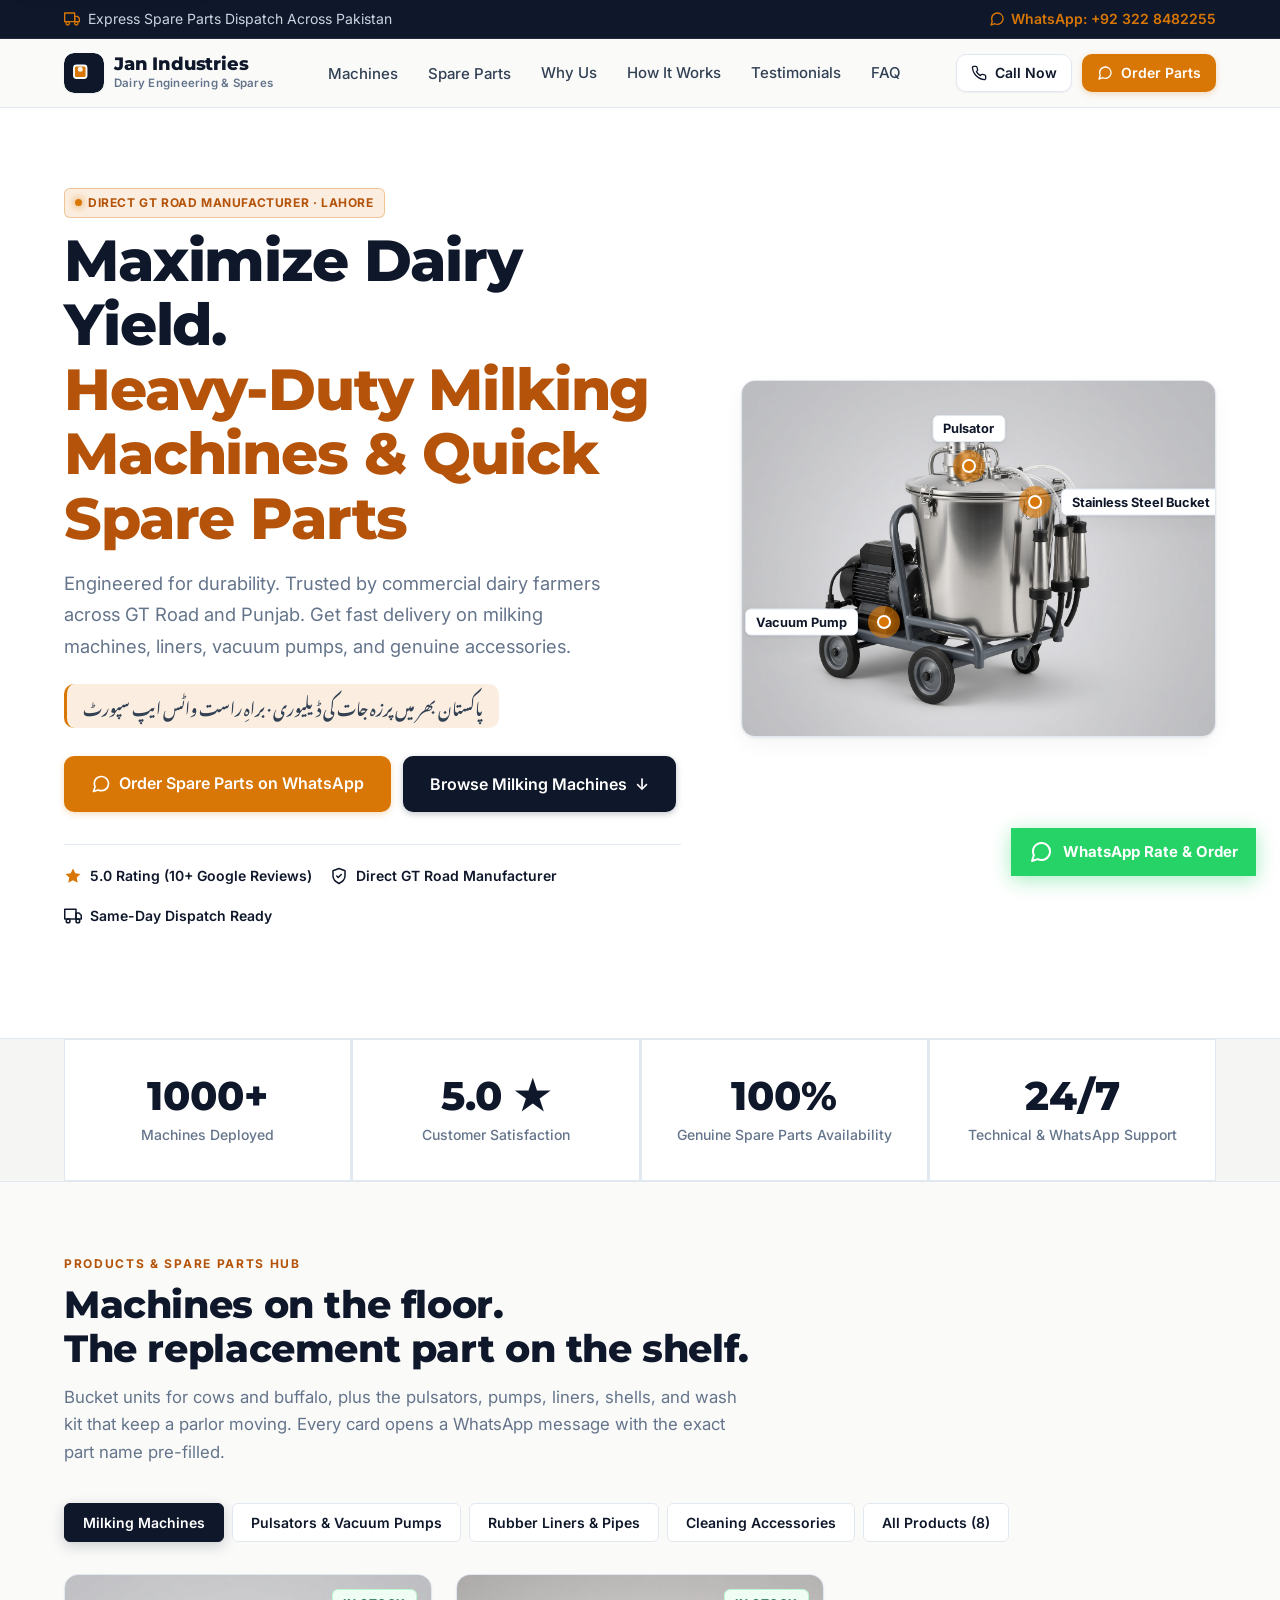
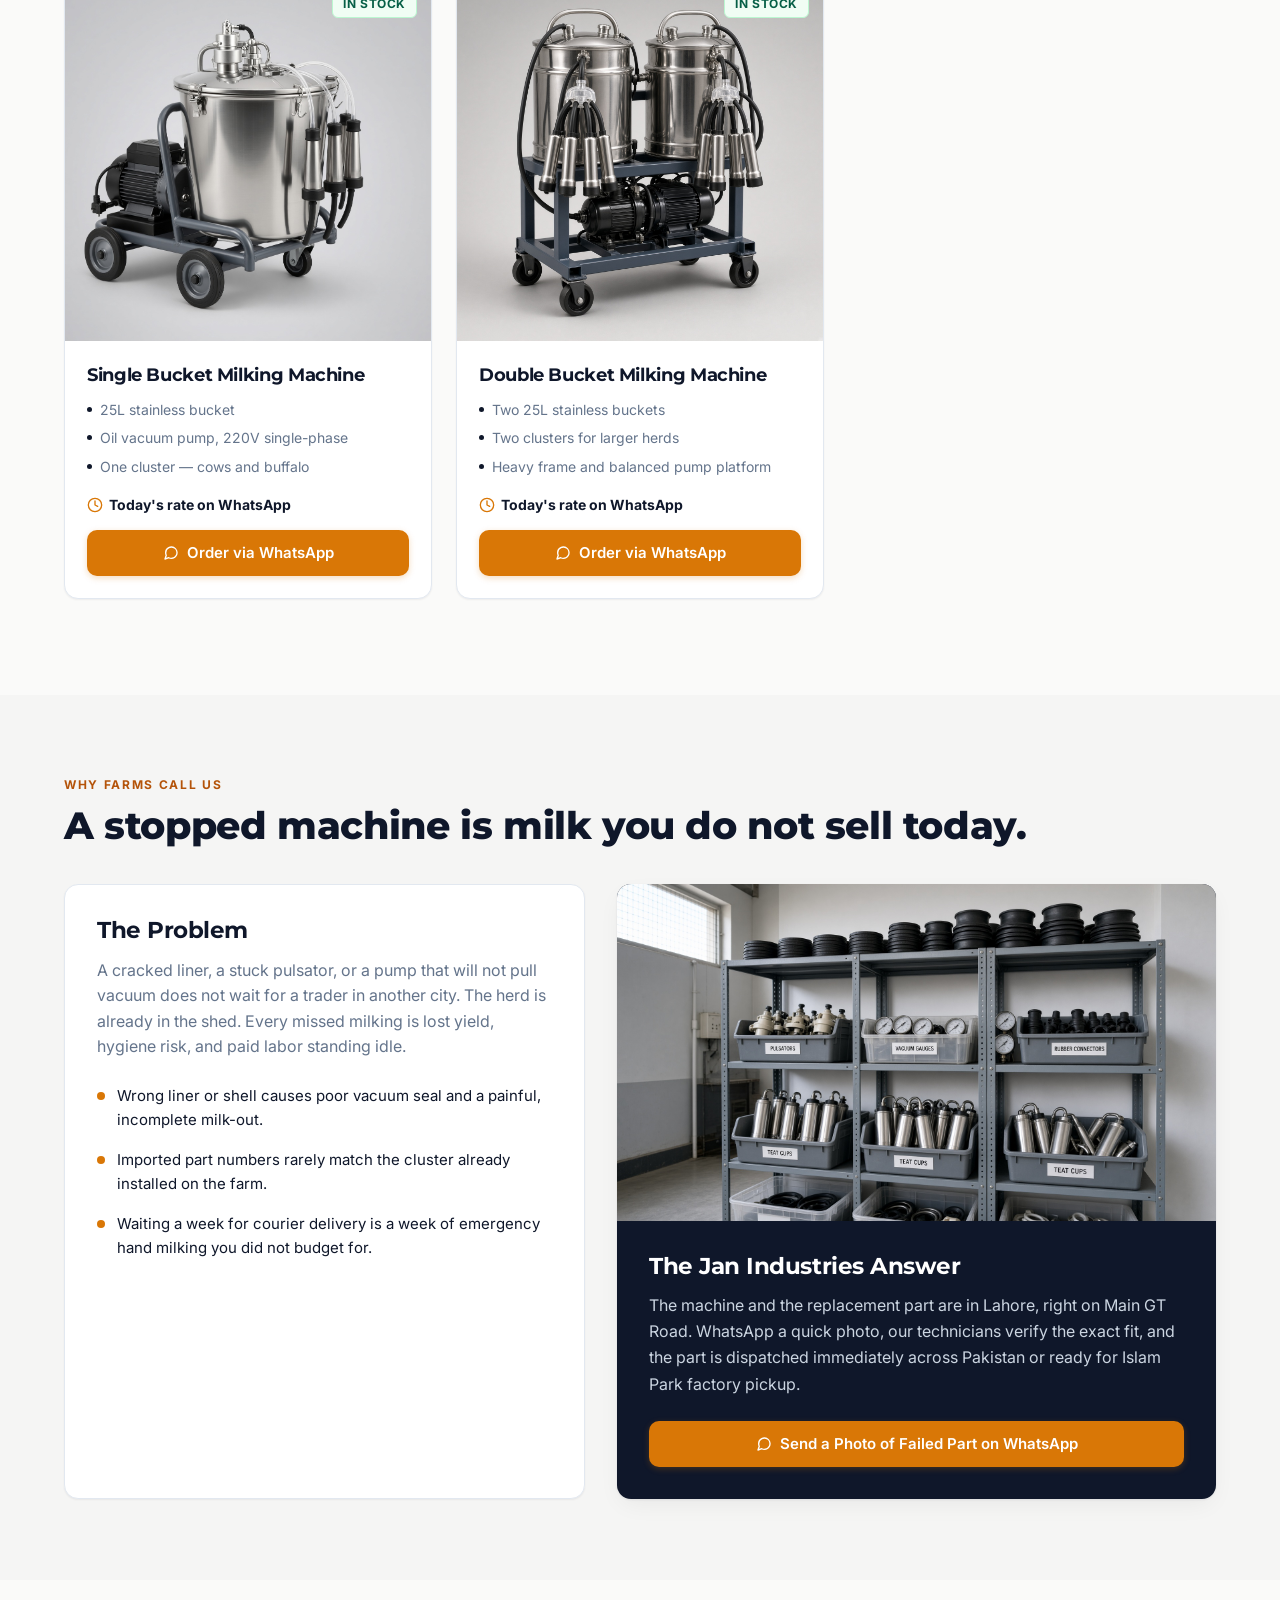
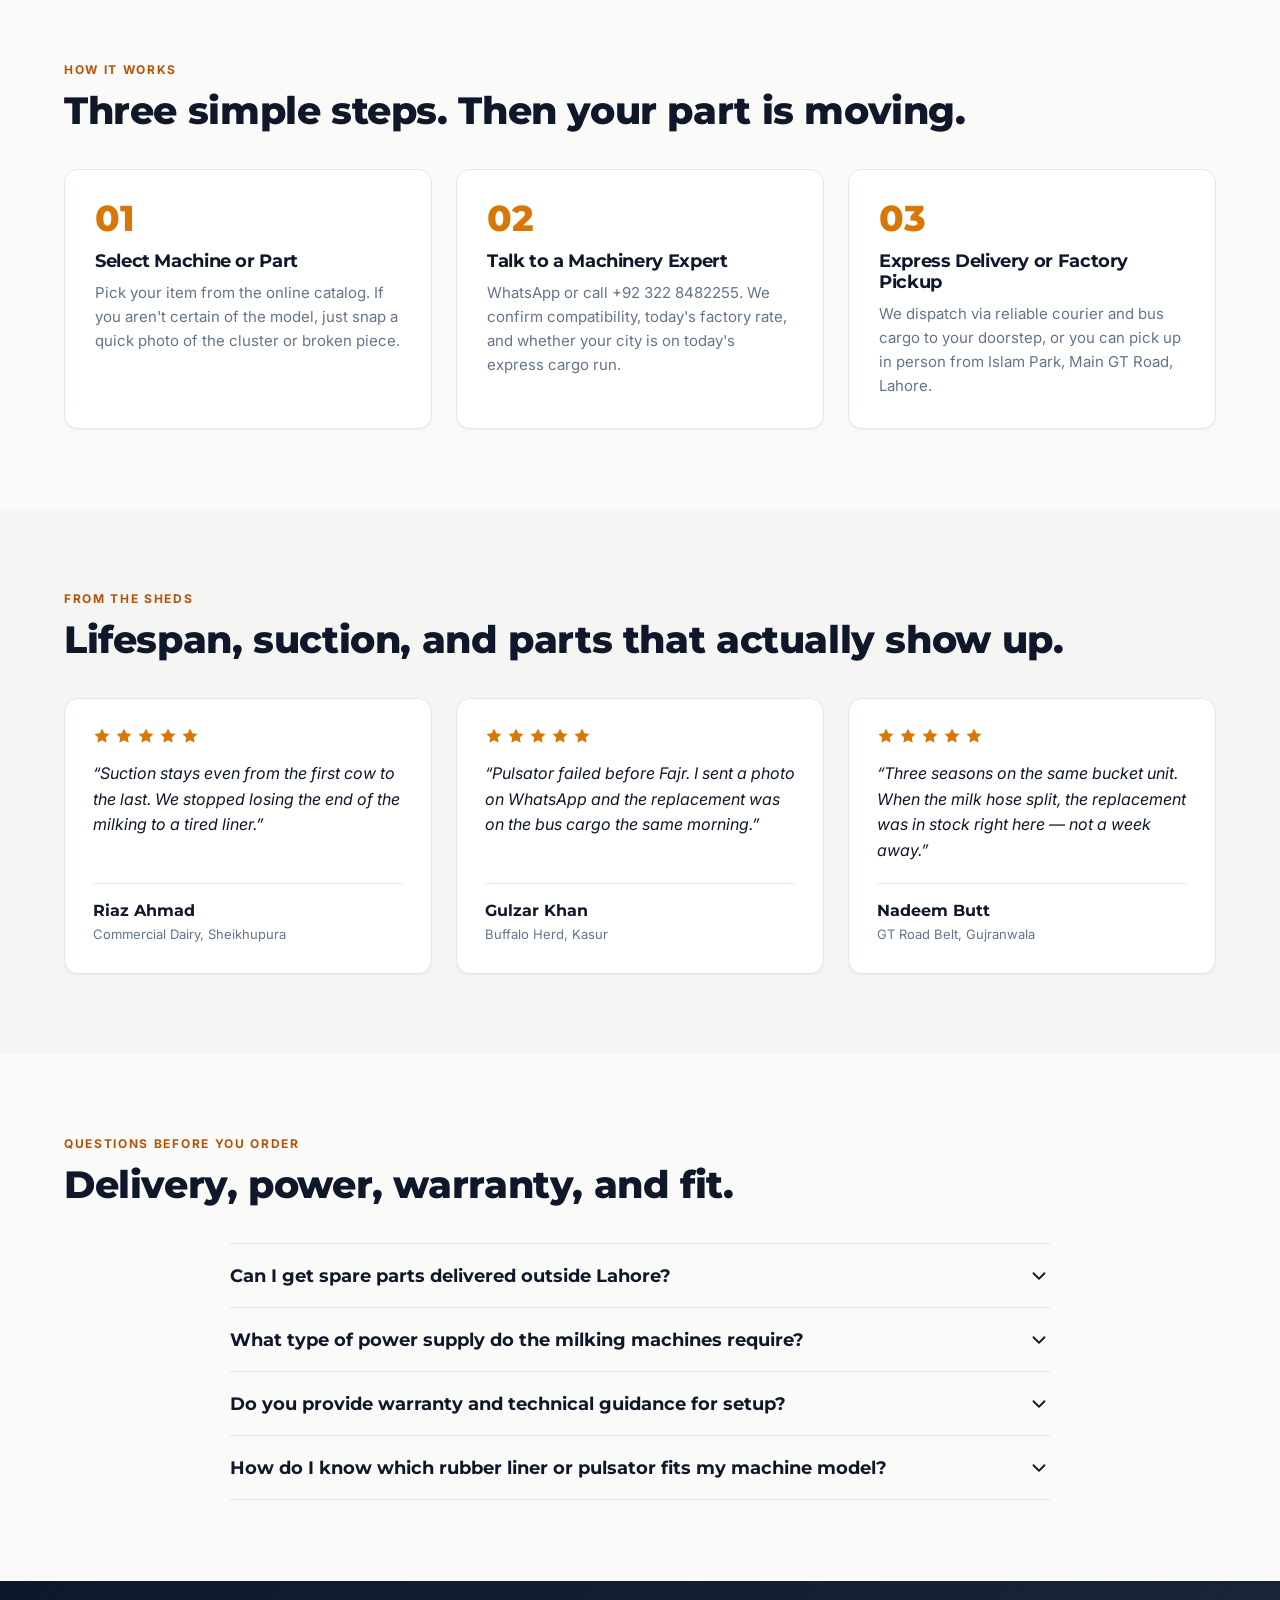
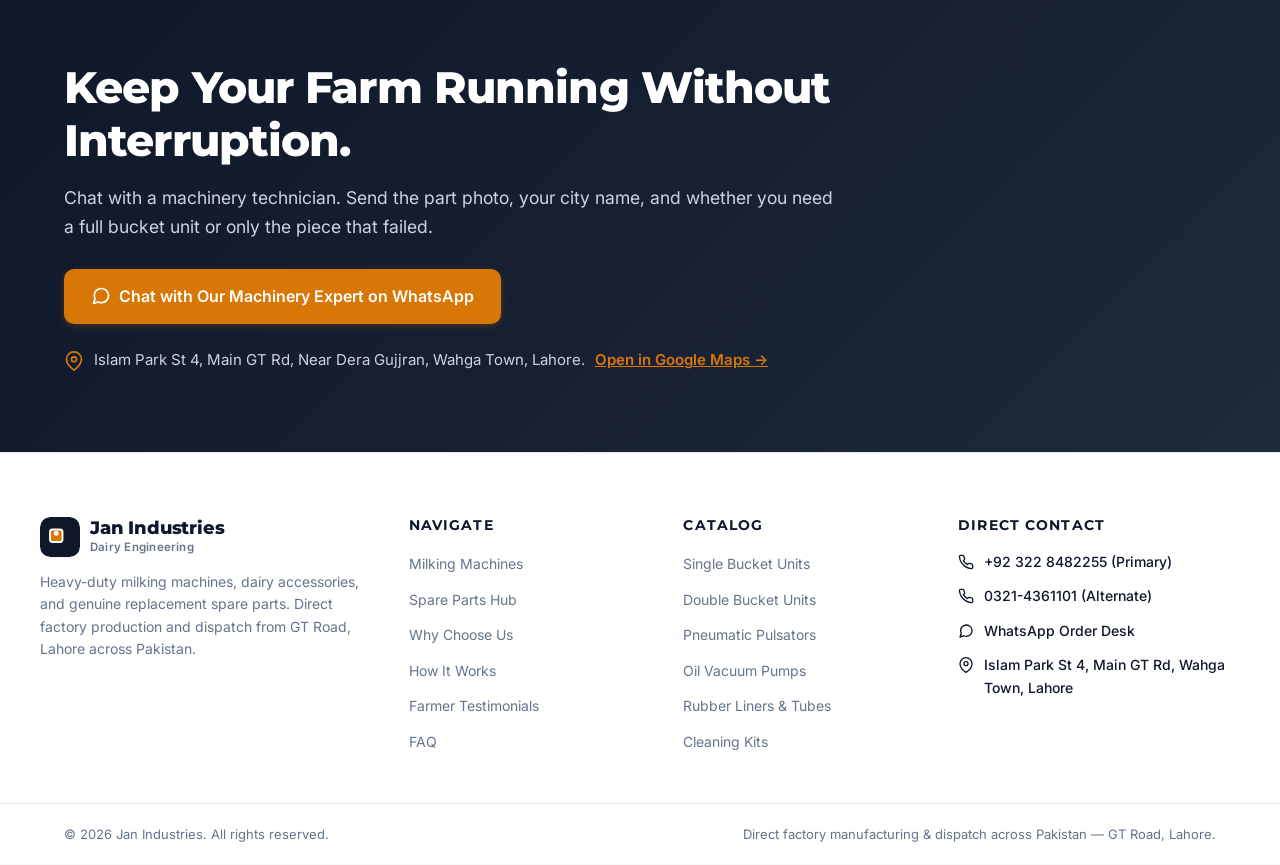
<file: index.html>
<!DOCTYPE html>
<html lang="en">
<head>
  <meta charset="UTF-8">
  <meta name="viewport" content="width=device-width, initial-scale=1.0">
  <title>Jan Industries | Milking Machines & Genuine Spare Parts | Lahore, Pakistan</title>
  <meta name="description" content="Jan Industries manufactures heavy-duty milking machines and stocks genuine spare parts on GT Road, Lahore. Order pulsators, vacuum pumps, liners, and bucket units with dispatch across Pakistan.">
  <meta name="author" content="Jan Industries">
  <meta name="theme-color" content="#0f172a">

  <!-- Open Graph / Social Media Meta -->
  <meta property="og:type" content="website">
  <meta property="og:title" content="Jan Industries | Milking Machines & Spare Parts">
  <meta property="og:description" content="Heavy-duty milking machines & quick spare parts dispatch across Pakistan. Direct GT Road Lahore manufacturer.">
  <meta property="og:image" content="images/single-bucket.jpg">

  <!-- Favicon -->
  <link rel="icon" type="image/svg+xml" href="favicon.svg">

  <!-- Google Fonts -->
  <link rel="preconnect" href="https://fonts.googleapis.com">
  <link rel="preconnect" href="https://fonts.gstatic.com" crossorigin>
  <link href="https://fonts.googleapis.com/css2?family=Inter:wght@400;500;600&family=Montserrat:wght@600;700;800&family=Noto+Nastaliq+Urdu:wght@500;700&display=swap" rel="stylesheet">

  <!-- Stylesheet -->
  <link rel="stylesheet" href="style.css">

  <!-- Schema.org LocalBusiness Structured Data -->
  <script type="application/ld+json">
  {
    "@context": "https://schema.org",
    "@type": "LocalBusiness",
    "name": "Jan Industries",
    "description": "Manufacturer and supplier of automatic milking machines, dairy accessories, and spare parts in Lahore, Pakistan.",
    "telephone": ["+923228482255", "+923214361101"],
    "image": "images/single-bucket.jpg",
    "address": {
      "@type": "PostalAddress",
      "streetAddress": "Islam Park St 4, Main GT Road, Near Dera Gujjran, Wahga Town",
      "addressLocality": "Lahore",
      "addressRegion": "Punjab",
      "addressCountry": "PK"
    },
    "areaServed": "PK",
    "priceRange": "$$",
    "openingHours": "Mo-Sa 08:00-19:00",
    "makesOffer": [
      {
        "@type": "Offer",
        "itemOffered": {
          "@type": "Product",
          "name": "Automatic Milking Machine (Single & Double Bucket)"
        }
      },
      {
        "@type": "Offer",
        "itemOffered": {
          "@type": "Product",
          "name": "Pneumatic Pulsators & Oil Vacuum Pumps"
        }
      },
      {
        "@type": "Offer",
        "itemOffered": {
          "@type": "Product",
          "name": "Food-Grade Rubber Liners & Milk Hoses"
        }
      }
    ]
  }
  </script>
</head>
<body>

  <!-- Accessibility Skip Link -->
  <a href="#main" class="skip-link">Skip to main content</a>

  <!-- Top Announcement Bar -->
  <div class="top-bar">
    <div class="container top-bar-inner">
      <div class="top-bar-notice">
        <svg xmlns="http://www.w3.org/2000/svg" width="16" height="16" viewBox="0 0 24 24" fill="none" stroke="currentColor" stroke-width="2" stroke-linecap="round" stroke-linejoin="round" aria-hidden="true">
          <rect x="1" y="3" width="15" height="13"></rect>
          <polygon points="16 8 20 8 23 11 23 16 16 16 16 8"></polygon>
          <circle cx="5.5" cy="18.5" r="2.5"></circle>
          <circle cx="18.5" cy="18.5" r="2.5"></circle>
        </svg>
        <span>Express Spare Parts Dispatch Across Pakistan</span>
      </div>
      <a href="https://wa.me/923228482255?text=Assalam%20o%20Alaikum%2C%20I%20want%20to%20order%20spare%20parts%20%2F%20a%20milking%20machine%20from%20Jan%20Industries.%20Please%20share%20today%27s%20rate%20and%20delivery%20to%20my%20city." target="_blank" rel="noopener noreferrer" class="top-bar-link">
        <svg xmlns="http://www.w3.org/2000/svg" width="16" height="16" viewBox="0 0 24 24" fill="none" stroke="currentColor" stroke-width="2" stroke-linecap="round" stroke-linejoin="round" aria-hidden="true">
          <path d="M21 11.5a8.38 8.38 0 0 1-.9 3.8 8.5 8.5 0 0 1-7.6 4.7 8.38 8.38 0 0 1-3.8-.9L3 21l1.9-5.7a8.38 8.38 0 0 1-.9-3.8 8.5 8.5 0 0 1 4.7-7.6 8.38 8.38 0 0 1 3.8-.9h.5a8.48 8.48 0 0 1 8 8v.5z"></path>
        </svg>
        WhatsApp: +92 322 8482255
      </a>
    </div>
  </div>

  <!-- Main Sticky Header -->
  <header class="main-header" id="mainHeader">
    <div class="container nav-container">
      <a href="#main" class="brand-logo" aria-label="Jan Industries Home">
        <img src="favicon.svg" alt="Jan Industries Emblem" width="40" height="40" class="brand-icon">
        <div class="brand-text">
          <span class="brand-name">Jan Industries</span>
          <span class="brand-tagline">Dairy Engineering &amp; Spares</span>
        </div>
      </a>

      <nav class="desktop-nav" aria-label="Primary Navigation">
        <button type="button" class="nav-link" data-nav-category="machines">Machines</button>
        <button type="button" class="nav-link" data-nav-category="pumps">Spare Parts</button>
        <a href="#why" class="nav-link">Why Us</a>
        <a href="#steps" class="nav-link">How It Works</a>
        <a href="#proof" class="nav-link">Testimonials</a>
        <a href="#faq" class="nav-link">FAQ</a>
      </nav>

      <div class="header-actions">
        <a href="tel:+923228482255" class="btn btn-ghost btn-sm" aria-label="Call +92 322 8482255">
          <svg xmlns="http://www.w3.org/2000/svg" width="16" height="16" viewBox="0 0 24 24" fill="none" stroke="currentColor" stroke-width="2" stroke-linecap="round" stroke-linejoin="round" aria-hidden="true">
            <path d="M22 16.92v3a2 2 0 0 1-2.18 2 19.79 19.79 0 0 1-8.63-3.07 19.5 19.5 0 0 1-6-6 19.79 19.79 0 0 1-3.07-8.67A2 2 0 0 1 4.11 2h3a2 2 0 0 1 2 1.72 12.84 12.84 0 0 0 .7 2.81 2 2 0 0 1-.45 2.11L8.09 9.91a16 16 0 0 0 6 6l1.27-1.27a2 2 0 0 1 2.11-.45 12.84 12.84 0 0 0 2.81.7A2 2 0 0 1 22 16.92z"></path>
          </svg>
          <span>Call Now</span>
        </a>
        <a href="https://wa.me/923228482255?text=Assalam%20o%20Alaikum%2C%20I%20want%20to%20order%20spare%20parts%20%2F%20a%20milking%20machine%20from%20Jan%20Industries.%20Please%20share%20today%27s%20rate%20and%20delivery%20to%20my%20city." target="_blank" rel="noopener noreferrer" class="btn btn-amber btn-sm" aria-label="Order Parts on WhatsApp">
          <svg xmlns="http://www.w3.org/2000/svg" width="16" height="16" viewBox="0 0 24 24" fill="none" stroke="currentColor" stroke-width="2" stroke-linecap="round" stroke-linejoin="round" aria-hidden="true">
            <path d="M21 11.5a8.38 8.38 0 0 1-.9 3.8 8.5 8.5 0 0 1-7.6 4.7 8.38 8.38 0 0 1-3.8-.9L3 21l1.9-5.7a8.38 8.38 0 0 1-.9-3.8 8.5 8.5 0 0 1 4.7-7.6 8.38 8.38 0 0 1 3.8-.9h.5a8.48 8.48 0 0 1 8 8v.5z"></path>
          </svg>
          <span>Order Parts</span>
        </a>
        <button type="button" class="mobile-menu-btn" id="mobileMenuBtn" aria-expanded="false" aria-controls="mobileNavDrawer" aria-label="Toggle navigation menu">
          <svg xmlns="http://www.w3.org/2000/svg" width="22" height="22" viewBox="0 0 24 24" fill="none" stroke="currentColor" stroke-width="2" stroke-linecap="round" stroke-linejoin="round" aria-hidden="true">
            <line x1="4" y1="12" x2="20" y2="12"></line>
            <line x1="4" y1="6" x2="20" y2="6"></line>
            <line x1="4" y1="18" x2="20" y2="18"></line>
          </svg>
          <span class="sr-only">Open menu</span>
        </button>
      </div>
    </div>

    <div class="mobile-nav-drawer" id="mobileNavDrawer" aria-label="Mobile Navigation">
      <nav class="mobile-nav-links">
        <button type="button" class="mobile-nav-link" data-nav-category="machines"><span>Milking Machines</span><span>→</span></button>
        <button type="button" class="mobile-nav-link" data-nav-category="pumps"><span>Spare Parts Hub</span><span>→</span></button>
        <a href="#why" class="mobile-nav-link"><span>Why Farms Call Us</span><span>→</span></a>
        <a href="#steps" class="mobile-nav-link"><span>How It Works</span><span>→</span></a>
        <a href="#proof" class="mobile-nav-link"><span>Farmer Testimonials</span><span>→</span></a>
        <a href="#faq" class="mobile-nav-link"><span>Frequently Asked Questions</span><span>→</span></a>
      </nav>
    </div>
  </header>

  <main id="main">

    <!-- Hero Section -->
    <section class="hero-section" aria-labelledby="hero-title">
      <div class="container hero-grid">
        <div class="hero-content">
          <span class="badge badge-live">Direct GT Road Manufacturer · Lahore</span>
          <h1 id="hero-title" class="hero-title">
            Maximize Dairy Yield.<br>
            <span class="hero-title-em">Heavy-Duty Milking Machines &amp; Quick Spare Parts</span>
          </h1>
          <p class="hero-subtitle">
            Engineered for durability. Trusted by commercial dairy farmers across GT Road and Punjab. Get fast delivery on milking machines, liners, vacuum pumps, and genuine accessories.
          </p>
          <div class="hero-urdu" lang="ur" dir="rtl">
            پاکستان بھر میں پرزہ جات کی ڈیلیوری · براہِ راست واٹس ایپ سپورٹ
          </div>

          <div class="hero-cta-group">
            <a href="https://wa.me/923228482255?text=Assalam%20o%20Alaikum%2C%20I%20want%20to%20order%20spare%20parts%20%2F%20a%20milking%20machine%20from%20Jan%20Industries.%20Please%20share%20today%27s%20rate%20and%20delivery%20to%20my%20city." target="_blank" rel="noopener noreferrer" class="btn btn-amber btn-lg">
              <svg xmlns="http://www.w3.org/2000/svg" width="20" height="20" viewBox="0 0 24 24" fill="none" stroke="currentColor" stroke-width="2" stroke-linecap="round" stroke-linejoin="round" aria-hidden="true">
                <path d="M21 11.5a8.38 8.38 0 0 1-.9 3.8 8.5 8.5 0 0 1-7.6 4.7 8.38 8.38 0 0 1-3.8-.9L3 21l1.9-5.7a8.38 8.38 0 0 1-.9-3.8 8.5 8.5 0 0 1 4.7-7.6 8.38 8.38 0 0 1 3.8-.9h.5a8.48 8.48 0 0 1 8 8v.5z"></path>
              </svg>
              <span>Order Spare Parts on WhatsApp</span>
            </a>
            <button type="button" class="btn btn-navy btn-lg" data-nav-category="machines">
              <span>Browse Milking Machines</span>
              <span>↓</span>
            </button>
          </div>

          <ul class="hero-trust-list">
            <li class="trust-item reveal">
              <svg xmlns="http://www.w3.org/2000/svg" width="18" height="18" viewBox="0 0 24 24" fill="currentColor" stroke="none" class="icon-amber" aria-hidden="true">
                <polygon points="12 2 15.09 8.26 22 9.27 17 14.14 18.18 21.02 12 17.77 5.82 21.02 7 14.14 2 9.27 8.91 8.26 12 2"></polygon>
              </svg>
              <span>5.0 Rating (10+ Google Reviews)</span>
            </li>
            <li class="trust-item reveal">
              <svg xmlns="http://www.w3.org/2000/svg" width="18" height="18" viewBox="0 0 24 24" fill="none" stroke="currentColor" stroke-width="2" stroke-linecap="round" stroke-linejoin="round" class="icon-navy" aria-hidden="true">
                <path d="M12 22s8-4 8-10V5l-8-3-8 3v7c0 6 8 10 8 10z"></path>
                <path d="m9 12 2 2 4-4"></path>
              </svg>
              <span>Direct GT Road Manufacturer</span>
            </li>
            <li class="trust-item reveal">
              <svg xmlns="http://www.w3.org/2000/svg" width="18" height="18" viewBox="0 0 24 24" fill="none" stroke="currentColor" stroke-width="2" stroke-linecap="round" stroke-linejoin="round" class="icon-navy" aria-hidden="true">
                <rect x="1" y="3" width="15" height="13"></rect>
                <polygon points="16 8 20 8 23 11 23 16 16 16 16 8"></polygon>
                <circle cx="5.5" cy="18.5" r="2.5"></circle>
                <circle cx="18.5" cy="18.5" r="2.5"></circle>
              </svg>
              <span>Same-Day Dispatch Ready</span>
            </li>
          </ul>
        </div>

        <div class="hero-showcase reveal">
          <div class="hero-image-wrap">
            <img src="images/single-bucket.jpg" alt="Heavy-duty single bucket milking machine with pulsator, stainless bucket, vacuum pump, and cluster" width="1728" height="1152" loading="eager">
            <div class="hero-image-glare"></div>

            <div class="hotspot-overlay">
              <button type="button" class="hotspot-btn hotspot-top" style="top: 24%; left: 48%;" data-hotspot-category="pumps" data-hotspot-product="pulsator" aria-label="Inspect Pulsator in catalog">
                <div class="hotspot-pulse"><div class="hotspot-dot"></div></div>
                <span class="hotspot-label">Pulsator</span>
              </button>
              <button type="button" class="hotspot-btn hotspot-right" style="top: 34%; left: 62%;" data-hotspot-category="machines" data-hotspot-product="single-bucket" aria-label="Inspect Stainless Steel Bucket in catalog">
                <div class="hotspot-pulse"><div class="hotspot-dot"></div></div>
                <span class="hotspot-label">Stainless Steel Bucket</span>
              </button>
              <button type="button" class="hotspot-btn hotspot-left" style="top: 68%; left: 30%;" data-hotspot-category="pumps" data-hotspot-product="vacuum-pump" aria-label="Inspect Vacuum Pump in catalog">
                <div class="hotspot-pulse"><div class="hotspot-dot"></div></div>
                <span class="hotspot-label">Vacuum Pump</span>
              </button>
            </div>
          </div>
          <div class="mobile-hotspots reveal">
            <button type="button" class="mobile-hotspot-pill" data-hotspot-category="pumps" data-hotspot-product="pulsator"><span>•</span> Pulsator</button>
            <button type="button" class="mobile-hotspot-pill" data-hotspot-category="machines" data-hotspot-product="single-bucket"><span>•</span> Stainless Steel Bucket</button>
            <button type="button" class="mobile-hotspot-pill" data-hotspot-category="pumps" data-hotspot-product="vacuum-pump"><span>•</span> Vacuum Pump</button>
          </div>
        </div>
      </div>
    </section>

    <!-- Stats Section -->
    <section class="stats-section reveal" aria-label="Factory Production Metrics">
      <div class="container">
        <dl class="stats-grid">
          <div class="stat-item">
            <dd class="stat-number" data-count-to="1000" data-suffix="+">1000+</dd>
            <dt class="stat-label">Machines Deployed</dt>
          </div>
          <div class="stat-item">
            <dd class="stat-number" data-count-to="5.0" data-decimals="1" data-suffix=" ★">5.0 ★</dd>
            <dt class="stat-label">Customer Satisfaction</dt>
          </div>
          <div class="stat-item">
            <dd class="stat-number" data-count-to="100" data-suffix="%">100%</dd>
            <dt class="stat-label">Genuine Spare Parts Availability</dt>
          </div>
          <div class="stat-item">
            <dd class="stat-number" data-count-to="24" data-suffix="/7">24/7</dd>
            <dt class="stat-label">Technical &amp; WhatsApp Support</dt>
          </div>
        </dl>
      </div>
    </section>

    <!-- Product Catalog -->
    <section id="products" class="section-products reveal" aria-labelledby="products-title">
      <div class="container">
        <div class="section-header">
          <span class="kicker">Products &amp; Spare Parts Hub</span>
          <h2 id="products-title" class="section-title">Machines on the floor.<br>The replacement part on the shelf.</h2>
          <p class="section-desc">Bucket units for cows and buffalo, plus the pulsators, pumps, liners, shells, and wash kit that keep a parlor moving. Every card opens a WhatsApp message with the exact part name pre-filled.</p>
        </div>

        <div class="category-tabs reveal" role="tablist" aria-label="Product categories">
          <button type="button" class="category-tab is-active" data-category="machines" role="tab" aria-selected="true" tabindex="0">Milking Machines</button>
          <button type="button" class="category-tab" data-category="pumps" role="tab" aria-selected="false" tabindex="-1">Pulsators &amp; Vacuum Pumps</button>
          <button type="button" class="category-tab" data-category="liners" role="tab" aria-selected="false" tabindex="-1">Rubber Liners &amp; Pipes</button>
          <button type="button" class="category-tab" data-category="cleaning" role="tab" aria-selected="false" tabindex="-1">Cleaning Accessories</button>
          <button type="button" class="category-tab" data-category="all" role="tab" aria-selected="false" tabindex="-1">All Products (8)</button>
        </div>

        <div class="products-grid" id="productGrid" role="tabpanel">
          <article class="product-card reveal" id="product-single-bucket" data-category="machines">
            <div class="product-media">
              <img src="images/single-bucket.jpg" alt="Single stainless-steel bucket milking machine with vacuum pump and hanging cluster" width="600" height="600" loading="lazy">
              <span class="badge badge-in-stock product-badge-pos">In Stock</span>
            </div>
            <div class="product-content">
              <h3 class="product-title">Single Bucket Milking Machine</h3>
              <ul class="product-specs">
                <li class="product-spec-item"><span class="spec-bullet"></span> 25L stainless bucket</li>
                <li class="product-spec-item"><span class="spec-bullet"></span> Oil vacuum pump, 220V single-phase</li>
                <li class="product-spec-item"><span class="spec-bullet"></span> One cluster — cows and buffalo</li>
              </ul>
              <div class="product-rate-hint"><svg xmlns="http://www.w3.org/2000/svg" width="16" height="16" viewBox="0 0 24 24" fill="none" stroke="currentColor" stroke-width="2" stroke-linecap="round" stroke-linejoin="round" aria-hidden="true"><circle cx="12" cy="12" r="10"></circle><polyline points="12 6 12 12 16 14"></polyline></svg> Today's rate on WhatsApp</div>
              <a href="https://wa.me/923228482255?text=Assalam%20o%20Alaikum%2C%20I%20want%20to%20order%3A%20Single%20Bucket%20Milking%20Machine.%20Please%20confirm%20fit%2C%20today%27s%20rate%2C%20and%20delivery." target="_blank" rel="noopener noreferrer" class="btn btn-amber product-cta-btn"><svg xmlns="http://www.w3.org/2000/svg" width="16" height="16" viewBox="0 0 24 24" fill="none" stroke="currentColor" stroke-width="2" stroke-linecap="round" stroke-linejoin="round" aria-hidden="true"><path d="M21 11.5a8.38 8.38 0 0 1-.9 3.8 8.5 8.5 0 0 1-7.6 4.7 8.38 8.38 0 0 1-3.8-.9L3 21l1.9-5.7a8.38 8.38 0 0 1-.9-3.8 8.5 8.5 0 0 1 4.7-7.6 8.38 8.38 0 0 1 3.8-.9h.5a8.48 8.48 0 0 1 8 8v.5z"></path></svg> Order via WhatsApp</a>
            </div>
          </article>

          <article class="product-card reveal" id="product-double-bucket" data-category="machines">
            <div class="product-media">
              <img src="images/double-bucket.jpg" alt="Double bucket milking machine with two stainless buckets and two clusters" width="600" height="600" loading="lazy">
              <span class="badge badge-in-stock product-badge-pos">In Stock</span>
            </div>
            <div class="product-content">
              <h3 class="product-title">Double Bucket Milking Machine</h3>
              <ul class="product-specs">
                <li class="product-spec-item"><span class="spec-bullet"></span> Two 25L stainless buckets</li>
                <li class="product-spec-item"><span class="spec-bullet"></span> Two clusters for larger herds</li>
                <li class="product-spec-item"><span class="spec-bullet"></span> Heavy frame and balanced pump platform</li>
              </ul>
              <div class="product-rate-hint"><svg xmlns="http://www.w3.org/2000/svg" width="16" height="16" viewBox="0 0 24 24" fill="none" stroke="currentColor" stroke-width="2" stroke-linecap="round" stroke-linejoin="round" aria-hidden="true"><circle cx="12" cy="12" r="10"></circle><polyline points="12 6 12 12 16 14"></polyline></svg> Today's rate on WhatsApp</div>
              <a href="https://wa.me/923228482255?text=Assalam%20o%20Alaikum%2C%20I%20want%20to%20order%3A%20Double%20Bucket%20Milking%20Machine.%20Please%20confirm%20fit%2C%20today%27s%20rate%2C%20and%20delivery." target="_blank" rel="noopener noreferrer" class="btn btn-amber product-cta-btn"><svg xmlns="http://www.w3.org/2000/svg" width="16" height="16" viewBox="0 0 24 24" fill="none" stroke="currentColor" stroke-width="2" stroke-linecap="round" stroke-linejoin="round" aria-hidden="true"><path d="M21 11.5a8.38 8.38 0 0 1-.9 3.8 8.5 8.5 0 0 1-7.6 4.7 8.38 8.38 0 0 1-3.8-.9L3 21l1.9-5.7a8.38 8.38 0 0 1-.9-3.8 8.5 8.5 0 0 1 4.7-7.6 8.38 8.38 0 0 1 3.8-.9h.5a8.48 8.48 0 0 1 8 8v.5z"></path></svg> Order via WhatsApp</a>
            </div>
          </article>

          <article class="product-card reveal" id="product-pulsator" data-category="pumps" style="display: none;">
            <div class="product-media">
              <img src="images/pulsator.jpg" alt="Pneumatic milking pulsator spare part on a studio background" width="600" height="600" loading="lazy">
              <span class="badge badge-in-stock product-badge-pos">In Stock</span>
            </div>
            <div class="product-content">
              <h3 class="product-title">Pneumatic Pulsator</h3>
              <ul class="product-specs">
                <li class="product-spec-item"><span class="spec-bullet"></span> Direct cluster replacement</li>
                <li class="product-spec-item"><span class="spec-bullet"></span> Steady, calibrated milk-out ratio</li>
                <li class="product-spec-item"><span class="spec-bullet"></span> Photo-match on WhatsApp before dispatch</li>
              </ul>
              <div class="product-rate-hint"><svg xmlns="http://www.w3.org/2000/svg" width="16" height="16" viewBox="0 0 24 24" fill="none" stroke="currentColor" stroke-width="2" stroke-linecap="round" stroke-linejoin="round" aria-hidden="true"><circle cx="12" cy="12" r="10"></circle><polyline points="12 6 12 12 16 14"></polyline></svg> Today's rate on WhatsApp</div>
              <a href="https://wa.me/923228482255?text=Assalam%20o%20Alaikum%2C%20I%20want%20to%20order%3A%20Pneumatic%20Pulsator.%20Please%20confirm%20fit%2C%20today%27s%20rate%2C%20and%20delivery." target="_blank" rel="noopener noreferrer" class="btn btn-amber product-cta-btn"><svg xmlns="http://www.w3.org/2000/svg" width="16" height="16" viewBox="0 0 24 24" fill="none" stroke="currentColor" stroke-width="2" stroke-linecap="round" stroke-linejoin="round" aria-hidden="true"><path d="M21 11.5a8.38 8.38 0 0 1-.9 3.8 8.5 8.5 0 0 1-7.6 4.7 8.38 8.38 0 0 1-3.8-.9L3 21l1.9-5.7a8.38 8.38 0 0 1-.9-3.8 8.5 8.5 0 0 1 4.7-7.6 8.38 8.38 0 0 1 3.8-.9h.5a8.48 8.48 0 0 1 8 8v.5z"></path></svg> Order via WhatsApp</a>
            </div>
          </article>

          <article class="product-card reveal" id="product-vacuum-pump" data-category="pumps" style="display: none;">
            <div class="product-media">
              <img src="images/vacuum-pump.jpg" alt="Oil-lubricated electric vacuum pump for a milking machine" width="600" height="600" loading="lazy">
              <span class="badge badge-in-stock product-badge-pos">In Stock</span>
            </div>
            <div class="product-content">
              <h3 class="product-title">Oil Vacuum Pump</h3>
              <ul class="product-specs">
                <li class="product-spec-item"><span class="spec-bullet"></span> Oil-bath heavy duty electric pump</li>
                <li class="product-spec-item"><span class="spec-bullet"></span> Single-phase 220V, 50Hz farm power</li>
                <li class="product-spec-item"><span class="spec-bullet"></span> Fits single &amp; double bucket units</li>
              </ul>
              <div class="product-rate-hint"><svg xmlns="http://www.w3.org/2000/svg" width="16" height="16" viewBox="0 0 24 24" fill="none" stroke="currentColor" stroke-width="2" stroke-linecap="round" stroke-linejoin="round" aria-hidden="true"><circle cx="12" cy="12" r="10"></circle><polyline points="12 6 12 12 16 14"></polyline></svg> Today's rate on WhatsApp</div>
              <a href="https://wa.me/923228482255?text=Assalam%20o%20Alaikum%2C%20I%20want%20to%20order%3A%20Oil%20Vacuum%20Pump.%20Please%20confirm%20fit%2C%20today%27s%20rate%2C%20and%20delivery." target="_blank" rel="noopener noreferrer" class="btn btn-amber product-cta-btn"><svg xmlns="http://www.w3.org/2000/svg" width="16" height="16" viewBox="0 0 24 24" fill="none" stroke="currentColor" stroke-width="2" stroke-linecap="round" stroke-linejoin="round" aria-hidden="true"><path d="M21 11.5a8.38 8.38 0 0 1-.9 3.8 8.5 8.5 0 0 1-7.6 4.7 8.38 8.38 0 0 1-3.8-.9L3 21l1.9-5.7a8.38 8.38 0 0 1-.9-3.8 8.5 8.5 0 0 1 4.7-7.6 8.38 8.38 0 0 1 3.8-.9h.5a8.48 8.48 0 0 1 8 8v.5z"></path></svg> Order via WhatsApp</a>
            </div>
          </article>

          <article class="product-card reveal" id="product-liners" data-category="liners" style="display: none;">
            <div class="product-media">
              <img src="images/liners.jpg" alt="Four black food-grade rubber milking liners" width="600" height="600" loading="lazy">
              <span class="badge badge-in-stock product-badge-pos">In Stock</span>
            </div>
            <div class="product-content">
              <h3 class="product-title">Rubber Liners — Set of 4</h3>
              <ul class="product-specs">
                <li class="product-spec-item"><span class="spec-bullet"></span> Food-grade durable rubber inflations</li>
                <li class="product-spec-item"><span class="spec-bullet"></span> Restores teat suction and air seal</li>
                <li class="product-spec-item"><span class="spec-bullet"></span> Replace every season before cracks appear</li>
              </ul>
              <div class="product-rate-hint"><svg xmlns="http://www.w3.org/2000/svg" width="16" height="16" viewBox="0 0 24 24" fill="none" stroke="currentColor" stroke-width="2" stroke-linecap="round" stroke-linejoin="round" aria-hidden="true"><circle cx="12" cy="12" r="10"></circle><polyline points="12 6 12 12 16 14"></polyline></svg> Today's rate on WhatsApp</div>
              <a href="https://wa.me/923228482255?text=Assalam%20o%20Alaikum%2C%20I%20want%20to%20order%3A%20Rubber%20Liners%20%E2%80%94%20Set%20of%204.%20Please%20confirm%20fit%2C%20today%27s%20rate%2C%20and%20delivery." target="_blank" rel="noopener noreferrer" class="btn btn-amber product-cta-btn"><svg xmlns="http://www.w3.org/2000/svg" width="16" height="16" viewBox="0 0 24 24" fill="none" stroke="currentColor" stroke-width="2" stroke-linecap="round" stroke-linejoin="round" aria-hidden="true"><path d="M21 11.5a8.38 8.38 0 0 1-.9 3.8 8.5 8.5 0 0 1-7.6 4.7 8.38 8.38 0 0 1-3.8-.9L3 21l1.9-5.7a8.38 8.38 0 0 1-.9-3.8 8.5 8.5 0 0 1 4.7-7.6 8.38 8.38 0 0 1 3.8-.9h.5a8.48 8.48 0 0 1 8 8v.5z"></path></svg> Order via WhatsApp</a>
            </div>
          </article>

          <article class="product-card reveal" id="product-hoses" data-category="liners" style="display: none;">
            <div class="product-media">
              <img src="images/hoses.jpg" alt="Food-grade milk hose and black twin pulsation tube" width="600" height="600" loading="lazy">
              <span class="badge badge-in-stock product-badge-pos">In Stock</span>
            </div>
            <div class="product-content">
              <h3 class="product-title">Milk Hose &amp; Pulsation Tube</h3>
              <ul class="product-specs">
                <li class="product-spec-item"><span class="spec-bullet"></span> Food-grade milk hose plus twin air tube</li>
                <li class="product-spec-item"><span class="spec-bullet"></span> Maintains steady vacuum at the cluster</li>
                <li class="product-spec-item"><span class="spec-bullet"></span> Custom cut length for bucket machines</li>
              </ul>
              <div class="product-rate-hint"><svg xmlns="http://www.w3.org/2000/svg" width="16" height="16" viewBox="0 0 24 24" fill="none" stroke="currentColor" stroke-width="2" stroke-linecap="round" stroke-linejoin="round" aria-hidden="true"><circle cx="12" cy="12" r="10"></circle><polyline points="12 6 12 12 16 14"></polyline></svg> Today's rate on WhatsApp</div>
              <a href="https://wa.me/923228482255?text=Assalam%20o%20Alaikum%2C%20I%20want%20to%20order%3A%20Milk%20Hose%20%26%20Pulsation%20Tube.%20Please%20confirm%20fit%2C%20today%27s%20rate%2C%20and%20delivery." target="_blank" rel="noopener noreferrer" class="btn btn-amber product-cta-btn"><svg xmlns="http://www.w3.org/2000/svg" width="16" height="16" viewBox="0 0 24 24" fill="none" stroke="currentColor" stroke-width="2" stroke-linecap="round" stroke-linejoin="round" aria-hidden="true"><path d="M21 11.5a8.38 8.38 0 0 1-.9 3.8 8.5 8.5 0 0 1-7.6 4.7 8.38 8.38 0 0 1-3.8-.9L3 21l1.9-5.7a8.38 8.38 0 0 1-.9-3.8 8.5 8.5 0 0 1 4.7-7.6 8.38 8.38 0 0 1 3.8-.9h.5a8.48 8.48 0 0 1 8 8v.5z"></path></svg> Order via WhatsApp</a>
            </div>
          </article>

          <article class="product-card reveal" id="product-shells" data-category="liners" style="display: none;">
            <div class="product-media">
              <img src="images/teat-cups.jpg" alt="Four polished stainless steel teat cup shells" width="600" height="600" loading="lazy">
              <span class="badge badge-in-stock product-badge-pos">In Stock</span>
            </div>
            <div class="product-content">
              <h3 class="product-title">Stainless Teat Cup Shells</h3>
              <ul class="product-specs">
                <li class="product-spec-item"><span class="spec-bullet"></span> Set of 4 heavy stainless shells</li>
                <li class="product-spec-item"><span class="spec-bullet"></span> Holds the liner square and secure</li>
                <li class="product-spec-item"><span class="spec-bullet"></span> Calibrated weight for clean milk extraction</li>
              </ul>
              <div class="product-rate-hint"><svg xmlns="http://www.w3.org/2000/svg" width="16" height="16" viewBox="0 0 24 24" fill="none" stroke="currentColor" stroke-width="2" stroke-linecap="round" stroke-linejoin="round" aria-hidden="true"><circle cx="12" cy="12" r="10"></circle><polyline points="12 6 12 12 16 14"></polyline></svg> Today's rate on WhatsApp</div>
              <a href="https://wa.me/923228482255?text=Assalam%20o%20Alaikum%2C%20I%20want%20to%20order%3A%20Stainless%20Teat%20Cup%20Shells.%20Please%20confirm%20fit%2C%20today%27s%20rate%2C%20and%20delivery." target="_blank" rel="noopener noreferrer" class="btn btn-amber product-cta-btn"><svg xmlns="http://www.w3.org/2000/svg" width="16" height="16" viewBox="0 0 24 24" fill="none" stroke="currentColor" stroke-width="2" stroke-linecap="round" stroke-linejoin="round" aria-hidden="true"><path d="M21 11.5a8.38 8.38 0 0 1-.9 3.8 8.5 8.5 0 0 1-7.6 4.7 8.38 8.38 0 0 1-3.8-.9L3 21l1.9-5.7a8.38 8.38 0 0 1-.9-3.8 8.5 8.5 0 0 1 4.7-7.6 8.38 8.38 0 0 1 3.8-.9h.5a8.48 8.48 0 0 1 8 8v.5z"></path></svg> Order via WhatsApp</a>
            </div>
          </article>

          <article class="product-card reveal" id="product-cleaning" data-category="cleaning" style="display: none;">
            <div class="product-media">
              <img src="images/cleaning.jpg" alt="Milking cluster brush, bucket brush, and stainless teat dip cup" width="600" height="600" loading="lazy">
              <span class="badge badge-in-stock product-badge-pos">In Stock</span>
            </div>
            <div class="product-content">
              <h3 class="product-title">Cluster &amp; Bucket Cleaning Kit</h3>
              <ul class="product-specs">
                <li class="product-spec-item"><span class="spec-bullet"></span> Cluster tube brush and bucket brush</li>
                <li class="product-spec-item"><span class="spec-bullet"></span> Stainless teat dip cup</li>
                <li class="product-spec-item"><span class="spec-bullet"></span> Acid, alkaline, and dip chemicals stocked</li>
              </ul>
              <div class="product-rate-hint"><svg xmlns="http://www.w3.org/2000/svg" width="16" height="16" viewBox="0 0 24 24" fill="none" stroke="currentColor" stroke-width="2" stroke-linecap="round" stroke-linejoin="round" aria-hidden="true"><circle cx="12" cy="12" r="10"></circle><polyline points="12 6 12 12 16 14"></polyline></svg> Today's rate on WhatsApp</div>
              <a href="https://wa.me/923228482255?text=Assalam%20o%20Alaikum%2C%20I%20want%20to%20order%3A%20Cluster%20%26%20Bucket%20Cleaning%20Kit.%20Please%20confirm%20fit%2C%20today%27s%20rate%2C%20and%20delivery." target="_blank" rel="noopener noreferrer" class="btn btn-amber product-cta-btn"><svg xmlns="http://www.w3.org/2000/svg" width="16" height="16" viewBox="0 0 24 24" fill="none" stroke="currentColor" stroke-width="2" stroke-linecap="round" stroke-linejoin="round" aria-hidden="true"><path d="M21 11.5a8.38 8.38 0 0 1-.9 3.8 8.5 8.5 0 0 1-7.6 4.7 8.38 8.38 0 0 1-3.8-.9L3 21l1.9-5.7a8.38 8.38 0 0 1-.9-3.8 8.5 8.5 0 0 1 4.7-7.6 8.38 8.38 0 0 1 3.8-.9h.5a8.48 8.48 0 0 1 8 8v.5z"></path></svg> Order via WhatsApp</a>
            </div>
          </article>
        </div>
      </div>
    </section>

    <!-- Why Farms Call Us -->
    <section id="why" class="section-why reveal" aria-labelledby="why-title">
      <div class="container">
        <div class="section-header">
          <span class="kicker">Why Farms Call Us</span>
          <h2 id="why-title" class="section-title">A stopped machine is milk you do not sell today.</h2>
        </div>

        <div class="why-grid">
          <div class="problem-card reveal">
            <h3>The Problem</h3>
            <p class="problem-intro">A cracked liner, a stuck pulsator, or a pump that will not pull vacuum does not wait for a trader in another city. The herd is already in the shed. Every missed milking is lost yield, hygiene risk, and paid labor standing idle.</p>
            <ul class="problem-list">
              <li class="problem-list-item"><span class="problem-dot"></span><span>Wrong liner or shell causes poor vacuum seal and a painful, incomplete milk-out.</span></li>
              <li class="problem-list-item"><span class="problem-dot"></span><span>Imported part numbers rarely match the cluster already installed on the farm.</span></li>
              <li class="problem-list-item"><span class="problem-dot"></span><span>Waiting a week for courier delivery is a week of emergency hand milking you did not budget for.</span></li>
            </ul>
          </div>

          <div class="solution-card reveal">
            <img src="images/workshop.jpg" alt="Spare parts shelves at Jan Industries workshop, ready for dispatch" width="1792" height="1008" loading="lazy" class="solution-image">
            <div class="solution-body">
              <h3>The Jan Industries Answer</h3>
              <p class="solution-desc">The machine and the replacement part are in Lahore, right on Main GT Road. WhatsApp a quick photo, our technicians verify the exact fit, and the part is dispatched immediately across Pakistan or ready for Islam Park factory pickup.</p>
              <a href="https://wa.me/923228482255?text=Assalam%20o%20Alaikum%2C%20I%20have%20a%20part%20that%20needs%20replacement.%20Sending%20photo%20now." target="_blank" rel="noopener noreferrer" class="btn btn-amber"><svg xmlns="http://www.w3.org/2000/svg" width="16" height="16" viewBox="0 0 24 24" fill="none" stroke="currentColor" stroke-width="2" stroke-linecap="round" stroke-linejoin="round" aria-hidden="true"><path d="M21 11.5a8.38 8.38 0 0 1-.9 3.8 8.5 8.5 0 0 1-7.6 4.7 8.38 8.38 0 0 1-3.8-.9L3 21l1.9-5.7a8.38 8.38 0 0 1-.9-3.8 8.5 8.5 0 0 1 4.7-7.6 8.38 8.38 0 0 1 3.8-.9h.5a8.48 8.48 0 0 1 8 8v.5z"></path></svg> Send a Photo of Failed Part on WhatsApp</a>
            </div>
          </div>
        </div>
      </div>
    </section>

    <!-- How It Works -->
    <section id="steps" class="section-steps reveal" aria-labelledby="steps-title">
      <div class="container">
        <div class="section-header">
          <span class="kicker">How It Works</span>
          <h2 id="steps-title" class="section-title">Three simple steps. Then your part is moving.</h2>
        </div>

        <div class="steps-grid">
          <article class="step-card reveal">
            <div class="step-number">01</div>
            <h3 class="step-title">Select Machine or Part</h3>
            <p class="step-desc">Pick your item from the online catalog. If you aren't certain of the model, just snap a quick photo of the cluster or broken piece.</p>
          </article>
          <article class="step-card reveal">
            <div class="step-number">02</div>
            <h3 class="step-title">Talk to a Machinery Expert</h3>
            <p class="step-desc">WhatsApp or call +92 322 8482255. We confirm compatibility, today's factory rate, and whether your city is on today's express cargo run.</p>
          </article>
          <article class="step-card reveal">
            <div class="step-number">03</div>
            <h3 class="step-title">Express Delivery or Factory Pickup</h3>
            <p class="step-desc">We dispatch via reliable courier and bus cargo to your doorstep, or you can pick up in person from Islam Park, Main GT Road, Lahore.</p>
          </article>
        </div>
      </div>
    </section>

    <!-- Testimonials -->
    <section id="proof" class="section-testimonials reveal" aria-labelledby="proof-title">
      <div class="container">
        <div class="section-header">
          <span class="kicker">From The Sheds</span>
          <h2 id="proof-title" class="section-title">Lifespan, suction, and parts that actually show up.</h2>
        </div>

        <div class="testimonials-grid">
          <figure class="testimonial-card reveal">
            <div class="stars-row" aria-label="5 out of 5 stars">
              <svg xmlns="http://www.w3.org/2000/svg" viewBox="0 0 24 24"><polygon points="12 2 15.09 8.26 22 9.27 17 14.14 18.18 21.02 12 17.77 5.82 21.02 7 14.14 2 9.27 8.91 8.26 12 2"></polygon></svg>
              <svg xmlns="http://www.w3.org/2000/svg" viewBox="0 0 24 24"><polygon points="12 2 15.09 8.26 22 9.27 17 14.14 18.18 21.02 12 17.77 5.82 21.02 7 14.14 2 9.27 8.91 8.26 12 2"></polygon></svg>
              <svg xmlns="http://www.w3.org/2000/svg" viewBox="0 0 24 24"><polygon points="12 2 15.09 8.26 22 9.27 17 14.14 18.18 21.02 12 17.77 5.82 21.02 7 14.14 2 9.27 8.91 8.26 12 2"></polygon></svg>
              <svg xmlns="http://www.w3.org/2000/svg" viewBox="0 0 24 24"><polygon points="12 2 15.09 8.26 22 9.27 17 14.14 18.18 21.02 12 17.77 5.82 21.02 7 14.14 2 9.27 8.91 8.26 12 2"></polygon></svg>
              <svg xmlns="http://www.w3.org/2000/svg" viewBox="0 0 24 24"><polygon points="12 2 15.09 8.26 22 9.27 17 14.14 18.18 21.02 12 17.77 5.82 21.02 7 14.14 2 9.27 8.91 8.26 12 2"></polygon></svg>
            </div>
            <blockquote class="testimonial-quote">“Suction stays even from the first cow to the last. We stopped losing the end of the milking to a tired liner.”</blockquote>
            <figcaption class="testimonial-author">
              <p class="author-name">Riaz Ahmad</p>
              <p class="author-location">Commercial Dairy, Sheikhupura</p>
            </figcaption>
          </figure>
          <figure class="testimonial-card reveal">
            <div class="stars-row" aria-label="5 out of 5 stars">
              <svg xmlns="http://www.w3.org/2000/svg" viewBox="0 0 24 24"><polygon points="12 2 15.09 8.26 22 9.27 17 14.14 18.18 21.02 12 17.77 5.82 21.02 7 14.14 2 9.27 8.91 8.26 12 2"></polygon></svg>
              <svg xmlns="http://www.w3.org/2000/svg" viewBox="0 0 24 24"><polygon points="12 2 15.09 8.26 22 9.27 17 14.14 18.18 21.02 12 17.77 5.82 21.02 7 14.14 2 9.27 8.91 8.26 12 2"></polygon></svg>
              <svg xmlns="http://www.w3.org/2000/svg" viewBox="0 0 24 24"><polygon points="12 2 15.09 8.26 22 9.27 17 14.14 18.18 21.02 12 17.77 5.82 21.02 7 14.14 2 9.27 8.91 8.26 12 2"></polygon></svg>
              <svg xmlns="http://www.w3.org/2000/svg" viewBox="0 0 24 24"><polygon points="12 2 15.09 8.26 22 9.27 17 14.14 18.18 21.02 12 17.77 5.82 21.02 7 14.14 2 9.27 8.91 8.26 12 2"></polygon></svg>
              <svg xmlns="http://www.w3.org/2000/svg" viewBox="0 0 24 24"><polygon points="12 2 15.09 8.26 22 9.27 17 14.14 18.18 21.02 12 17.77 5.82 21.02 7 14.14 2 9.27 8.91 8.26 12 2"></polygon></svg>
            </div>
            <blockquote class="testimonial-quote">“Pulsator failed before Fajr. I sent a photo on WhatsApp and the replacement was on the bus cargo the same morning.”</blockquote>
            <figcaption class="testimonial-author">
              <p class="author-name">Gulzar Khan</p>
              <p class="author-location">Buffalo Herd, Kasur</p>
            </figcaption>
          </figure>
          <figure class="testimonial-card reveal">
            <div class="stars-row" aria-label="5 out of 5 stars">
              <svg xmlns="http://www.w3.org/2000/svg" viewBox="0 0 24 24"><polygon points="12 2 15.09 8.26 22 9.27 17 14.14 18.18 21.02 12 17.77 5.82 21.02 7 14.14 2 9.27 8.91 8.26 12 2"></polygon></svg>
              <svg xmlns="http://www.w3.org/2000/svg" viewBox="0 0 24 24"><polygon points="12 2 15.09 8.26 22 9.27 17 14.14 18.18 21.02 12 17.77 5.82 21.02 7 14.14 2 9.27 8.91 8.26 12 2"></polygon></svg>
              <svg xmlns="http://www.w3.org/2000/svg" viewBox="0 0 24 24"><polygon points="12 2 15.09 8.26 22 9.27 17 14.14 18.18 21.02 12 17.77 5.82 21.02 7 14.14 2 9.27 8.91 8.26 12 2"></polygon></svg>
              <svg xmlns="http://www.w3.org/2000/svg" viewBox="0 0 24 24"><polygon points="12 2 15.09 8.26 22 9.27 17 14.14 18.18 21.02 12 17.77 5.82 21.02 7 14.14 2 9.27 8.91 8.26 12 2"></polygon></svg>
              <svg xmlns="http://www.w3.org/2000/svg" viewBox="0 0 24 24"><polygon points="12 2 15.09 8.26 22 9.27 17 14.14 18.18 21.02 12 17.77 5.82 21.02 7 14.14 2 9.27 8.91 8.26 12 2"></polygon></svg>
            </div>
            <blockquote class="testimonial-quote">“Three seasons on the same bucket unit. When the milk hose split, the replacement was in stock right here — not a week away.”</blockquote>
            <figcaption class="testimonial-author">
              <p class="author-name">Nadeem Butt</p>
              <p class="author-location">GT Road Belt, Gujranwala</p>
            </figcaption>
          </figure>
        </div>
      </div>
    </section>

    <!-- FAQ -->
    <section id="faq" class="section-faq reveal" aria-labelledby="faq-title">
      <div class="container">
        <div class="section-header">
          <span class="kicker">Questions Before You Order</span>
          <h2 id="faq-title" class="section-title">Delivery, power, warranty, and fit.</h2>
        </div>

        <div class="faq-wrapper reveal">
          <div class="faq-item">
            <h3><button type="button" class="faq-question-btn" aria-expanded="false" aria-controls="faq-ans-1"><span>Can I get spare parts delivered outside Lahore?</span><svg xmlns="http://www.w3.org/2000/svg" viewBox="0 0 24 24" fill="none" stroke="currentColor" stroke-width="2" stroke-linecap="round" stroke-linejoin="round" class="faq-icon" aria-hidden="true"><polyline points="6 9 12 15 18 9"></polyline></svg></button></h3>
            <div id="faq-ans-1" class="faq-answer-panel" role="region"><div class="faq-answer-inner">Yes. We dispatch across Pakistan by courier and bus cargo, and we do doorstep drops where the route allows. Lahore and the GT Road belt are often same-day. Send your city on WhatsApp and we confirm the run, the charge, and the arrival window before you pay.</div></div>
          </div>
          <div class="faq-item">
            <h3><button type="button" class="faq-question-btn" aria-expanded="false" aria-controls="faq-ans-2"><span>What type of power supply do the milking machines require?</span><svg xmlns="http://www.w3.org/2000/svg" viewBox="0 0 24 24" fill="none" stroke="currentColor" stroke-width="2" stroke-linecap="round" stroke-linejoin="round" class="faq-icon" aria-hidden="true"><polyline points="6 9 12 15 18 9"></polyline></svg></button></h3>
            <div id="faq-ans-2" class="faq-answer-panel" role="region"><div class="faq-answer-inner">A standard farm single-phase supply: 220V, 50Hz. The oil vacuum pump is sized for that connection. If your shed voltage drops when other heavy motors start, tell us before dispatch and we will match the motor so your first milking is not a stalled one.</div></div>
          </div>
          <div class="faq-item">
            <h3><button type="button" class="faq-question-btn" aria-expanded="false" aria-controls="faq-ans-3"><span>Do you provide warranty and technical guidance for setup?</span><svg xmlns="http://www.w3.org/2000/svg" viewBox="0 0 24 24" fill="none" stroke="currentColor" stroke-width="2" stroke-linecap="round" stroke-linejoin="round" class="faq-icon" aria-hidden="true"><polyline points="6 9 12 15 18 9"></polyline></svg></button></h3>
            <div id="faq-ans-3" class="faq-answer-panel" role="region"><div class="faq-answer-inner">Yes. Machines leave with warranty cover on the pump and frame, plus complete setup guidance on WhatsApp or a voice call — covering oil level, pulsation speed, liner seating, and vacuum setting. If you collect in person from our GT Road factory, we test-run the unit with you before it goes on your vehicle.</div></div>
          </div>
          <div class="faq-item">
            <h3><button type="button" class="faq-question-btn" aria-expanded="false" aria-controls="faq-ans-4"><span>How do I know which rubber liner or pulsator fits my machine model?</span><svg xmlns="http://www.w3.org/2000/svg" viewBox="0 0 24 24" fill="none" stroke="currentColor" stroke-width="2" stroke-linecap="round" stroke-linejoin="round" class="faq-icon" aria-hidden="true"><polyline points="6 9 12 15 18 9"></polyline></svg></button></h3>
            <div id="faq-ans-4" class="faq-answer-panel" role="region"><div class="faq-answer-inner">Send a quick photo of the cluster, the old liner, or the plate on the pump to our WhatsApp desk. We stock liners, pulsators, shells, and hoses for our own Jan Industries machines as well as common imported bucket units. We confirm exact fit in the chat before anything leaves our shelf, so you aren't stuck holding the wrong part at milking time.</div></div>
          </div>
        </div>
      </div>
    </section>

    <!-- Final CTA -->
    <section id="visit" class="section-cta reveal" aria-labelledby="cta-title">
      <div class="container">
        <div class="cta-box">
          <h2 id="cta-title" class="cta-title">Keep Your Farm Running Without Interruption.</h2>
          <p class="cta-desc">Chat with a machinery technician. Send the part photo, your city name, and whether you need a full bucket unit or only the piece that failed.</p>
          <a href="https://wa.me/923228482255?text=Assalam%20o%20Alaikum%2C%20I%20want%20to%20order%20spare%20parts%20%2F%20a%20milking%20machine%20from%20Jan%20Industries.%20Please%20share%20today%27s%20rate%20and%20delivery%20to%20my%20city." target="_blank" rel="noopener noreferrer" class="btn btn-amber btn-lg"><svg xmlns="http://www.w3.org/2000/svg" width="20" height="20" viewBox="0 0 24 24" fill="none" stroke="currentColor" stroke-width="2" stroke-linecap="round" stroke-linejoin="round" aria-hidden="true"><path d="M21 11.5a8.38 8.38 0 0 1-.9 3.8 8.5 8.5 0 0 1-7.6 4.7 8.38 8.38 0 0 1-3.8-.9L3 21l1.9-5.7a8.38 8.38 0 0 1-.9-3.8 8.5 8.5 0 0 1 4.7-7.6 8.38 8.38 0 0 1 3.8-.9h.5a8.48 8.48 0 0 1 8 8v.5z"></path></svg> Chat with Our Machinery Expert on WhatsApp</a>
          <div class="cta-location">
            <svg xmlns="http://www.w3.org/2000/svg" width="20" height="20" viewBox="0 0 24 24" fill="none" stroke="currentColor" stroke-width="2" stroke-linecap="round" stroke-linejoin="round" aria-hidden="true"><path d="M21 10c0 7-9 13-9 13s-9-6-9-13a9 9 0 0 1 18 0z"></path><circle cx="12" cy="10" r="3"></circle></svg>
            <div>
              <span>Islam Park St 4, Main GT Rd, Near Dera Gujjran, Wahga Town, Lahore.</span>
              <a href="https://www.google.com/maps/search/?api=1&query=Islam+Park+St+4+Main+GT+Road+Near+Dera+Gujjran+Wahga+Town+Lahore" target="_blank" rel="noopener noreferrer" class="cta-maps-link">Open in Google Maps →</a>
            </div>
          </div>
        </div>
      </div>
    </section>
  </main>

  <!-- Site Footer -->
  <footer class="site-footer reveal">
    <div class="container footer-main">
      <div class="footer-grid">
        <div class="footer-col">
          <a href="#main" class="brand-logo">
            <img src="favicon.svg" alt="Jan Industries Emblem" width="36" height="36" class="brand-icon">
            <div class="brand-text">
              <span class="brand-name">Jan Industries</span>
              <span class="brand-tagline">Dairy Engineering</span>
            </div>
          </a>
          <p class="footer-desc">Heavy-duty milking machines, dairy accessories, and genuine replacement spare parts. Direct factory production and dispatch from GT Road, Lahore across Pakistan.</p>
        </div>
        <div class="footer-col">
          <h4>Navigate</h4>
          <ul class="footer-links">
            <li><button type="button" class="footer-link" data-nav-category="machines">Milking Machines</button></li>
            <li><button type="button" class="footer-link" data-nav-category="pumps">Spare Parts Hub</button></li>
            <li><a href="#why" class="footer-link">Why Choose Us</a></li>
            <li><a href="#steps" class="footer-link">How It Works</a></li>
            <li><a href="#proof" class="footer-link">Farmer Testimonials</a></li>
            <li><a href="#faq" class="footer-link">FAQ</a></li>
          </ul>
        </div>
        <div class="footer-col">
          <h4>Catalog</h4>
          <ul class="footer-links">
            <li><button type="button" class="footer-link" data-nav-category="machines">Single Bucket Units</button></li>
            <li><button type="button" class="footer-link" data-nav-category="machines">Double Bucket Units</button></li>
            <li><button type="button" class="footer-link" data-nav-category="pumps">Pneumatic Pulsators</button></li>
            <li><button type="button" class="footer-link" data-nav-category="pumps">Oil Vacuum Pumps</button></li>
            <li><button type="button" class="footer-link" data-nav-category="liners">Rubber Liners &amp; Tubes</button></li>
            <li><button type="button" class="footer-link" data-nav-category="cleaning">Cleaning Kits</button></li>
          </ul>
        </div>
        <div class="footer-col">
          <h4>Direct Contact</h4>
          <ul class="footer-contact-list">
            <li class="footer-contact-item"><svg xmlns="http://www.w3.org/2000/svg" width="16" height="16" viewBox="0 0 24 24" fill="none" stroke="currentColor" stroke-width="2" stroke-linecap="round" stroke-linejoin="round" aria-hidden="true"><path d="M22 16.92v3a2 2 0 0 1-2.18 2 19.79 19.79 0 0 1-8.63-3.07 19.5 19.5 0 0 1-6-6 19.79 19.79 0 0 1-3.07-8.67A2 2 0 0 1 4.11 2h3a2 2 0 0 1 2 1.72 12.84 12.84 0 0 0 .7 2.81 2 2 0 0 1-.45 2.11L8.09 9.91a16 16 0 0 0 6 6l1.27-1.27a2 2 0 0 1 2.11-.45 12.84 12.84 0 0 0 2.81.7A2 2 0 0 1 22 16.92z"></path></svg><a href="tel:+923228482255">+92 322 8482255 (Primary)</a></li>
            <li class="footer-contact-item"><svg xmlns="http://www.w3.org/2000/svg" width="16" height="16" viewBox="0 0 24 24" fill="none" stroke="currentColor" stroke-width="2" stroke-linecap="round" stroke-linejoin="round" aria-hidden="true"><path d="M22 16.92v3a2 2 0 0 1-2.18 2 19.79 19.79 0 0 1-8.63-3.07 19.5 19.5 0 0 1-6-6 19.79 19.79 0 0 1-3.07-8.67A2 2 0 0 1 4.11 2h3a2 2 0 0 1 2 1.72 12.84 12.84 0 0 0 .7 2.81 2 2 0 0 1-.45 2.11L8.09 9.91a16 16 0 0 0 6 6l1.27-1.27a2 2 0 0 1 2.11-.45 12.84 12.84 0 0 0 2.81.7A2 2 0 0 1 22 16.92z"></path></svg><a href="tel:+923214361101">0321-4361101 (Alternate)</a></li>
            <li class="footer-contact-item"><svg xmlns="http://www.w3.org/2000/svg" width="16" height="16" viewBox="0 0 24 24" fill="none" stroke="currentColor" stroke-width="2" stroke-linecap="round" stroke-linejoin="round" aria-hidden="true"><path d="M21 11.5a8.38 8.38 0 0 1-.9 3.8 8.5 8.5 0 0 1-7.6 4.7 8.38 8.38 0 0 1-3.8-.9L3 21l1.9-5.7a8.38 8.38 0 0 1-.9-3.8 8.5 8.5 0 0 1 4.7-7.6 8.38 8.38 0 0 1 3.8-.9h.5a8.48 8.48 0 0 1 8 8v.5z"></path></svg><a href="https://wa.me/923228482255" target="_blank" rel="noopener noreferrer">WhatsApp Order Desk</a></li>
            <li class="footer-contact-item"><svg xmlns="http://www.w3.org/2000/svg" width="16" height="16" viewBox="0 0 24 24" fill="none" stroke="currentColor" stroke-width="2" stroke-linecap="round" stroke-linejoin="round" aria-hidden="true"><path d="M21 10c0 7-9 13-9 13s-9-6-9-13a9 9 0 0 1 18 0z"></path><circle cx="12" cy="10" r="3"></circle></svg><a href="https://www.google.com/maps/search/?api=1&query=Islam+Park+St+4+Main+GT+Road+Near+Dera+Gujjran+Wahga+Town+Lahore" target="_blank" rel="noopener noreferrer">Islam Park St 4, Main GT Rd, Wahga Town, Lahore</a></li>
          </ul>
        </div>
      </div>
    </div>
    <div class="footer-bottom">
      <div class="container footer-bottom-inner">
        <p>© 2026 Jan Industries. All rights reserved.</p>
        <p>Direct factory manufacturing &amp; dispatch across Pakistan — GT Road, Lahore.</p>
      </div>
    </div>
  </footer>

  <!-- Floating WhatsApp -->
  <a href="https://wa.me/923228482255?text=Assalam%20o%20Alaikum%2C%20I%20want%20to%20order%20spare%20parts%20%2F%20a%20milking%20machine%20from%20Jan%20Industries.%20Please%20share%20today%27s%20rate%20and%20delivery%20to%20my%20city." target="_blank" rel="noopener noreferrer" class="floating-whatsapp" aria-label="Order or Inquire via WhatsApp">
    <svg xmlns="http://www.w3.org/2000/svg" width="24" height="24" viewBox="0 0 24 24" fill="none" stroke="currentColor" stroke-width="2" stroke-linecap="round" stroke-linejoin="round" aria-hidden="true"><path d="M21 11.5a8.38 8.38 0 0 1-.9 3.8 8.5 8.5 0 0 1-7.6 4.7 8.38 8.38 0 0 1-3.8-.9L3 21l1.9-5.7a8.38 8.38 0 0 1-.9-3.8 8.5 8.5 0 0 1 4.7-7.6 8.38 8.38 0 0 1 3.8-.9h.5a8.48 8.48 0 0 1 8 8v.5z"></path></svg>
    <span>WhatsApp Rate &amp; Order</span>
  </a>

  <!-- Mobile Bottom Dock -->
  <div class="mobile-action-dock" aria-label="Mobile quick actions">
    <a href="tel:+923228482255" class="btn btn-ghost btn-sm mobile-dock-btn"><svg xmlns="http://www.w3.org/2000/svg" width="16" height="16" viewBox="0 0 24 24" fill="none" stroke="currentColor" stroke-width="2" stroke-linecap="round" stroke-linejoin="round" aria-hidden="true"><path d="M22 16.92v3a2 2 0 0 1-2.18 2 19.79 19.79 0 0 1-8.63-3.07 19.5 19.5 0 0 1-6-6 19.79 19.79 0 0 1-3.07-8.67A2 2 0 0 1 4.11 2h3a2 2 0 0 1 2 1.72 12.84 12.84 0 0 0 .7 2.81 2 2 0 0 1-.45 2.11L8.09 9.91a16 16 0 0 0 6 6l1.27-1.27a2 2 0 0 1 2.11-.45 12.84 12.84 0 0 0 2.81.7A2 2 0 0 1 22 16.92z"></path></svg><span>Call +92 322...</span></a>
    <a href="https://wa.me/923228482255?text=Assalam%20o%20Alaikum%2C%20I%20want%20to%20order%20spare%20parts%20%2F%20a%20milking%20machine%20from%20Jan%20Industries." target="_blank" rel="noopener noreferrer" class="btn btn-whatsapp-solid btn-sm mobile-dock-btn"><svg xmlns="http://www.w3.org/2000/svg" width="16" height="16" viewBox="0 0 24 24" fill="none" stroke="currentColor" stroke-width="2" stroke-linecap="round" stroke-linejoin="round" aria-hidden="true"><path d="M21 11.5a8.38 8.38 0 0 1-.9 3.8 8.5 8.5 0 0 1-7.6 4.7 8.38 8.38 0 0 1-3.8-.9L3 21l1.9-5.7a8.38 8.38 0 0 1-.9-3.8 8.5 8.5 0 0 1 4.7-7.6 8.38 8.38 0 0 1 3.8-.9h.5a8.48 8.48 0 0 1 8 8v.5z"></path></svg><span>WhatsApp Order</span></a>
  </div>

  <!-- Scroll To Top -->
  <button type="button" class="scroll-top-btn" id="scrollTopBtn" aria-label="Scroll back to top">
    <svg xmlns="http://www.w3.org/2000/svg" width="20" height="20" viewBox="0 0 24 24" fill="none" stroke="currentColor" stroke-width="2" stroke-linecap="round" stroke-linejoin="round" aria-hidden="true"><line x1="12" y1="19" x2="12" y2="5"></line><polyline points="5 12 12 5 19 12"></polyline></svg>
  </button>

  <script src="script.js"></script>
</body>
</html>
</file>
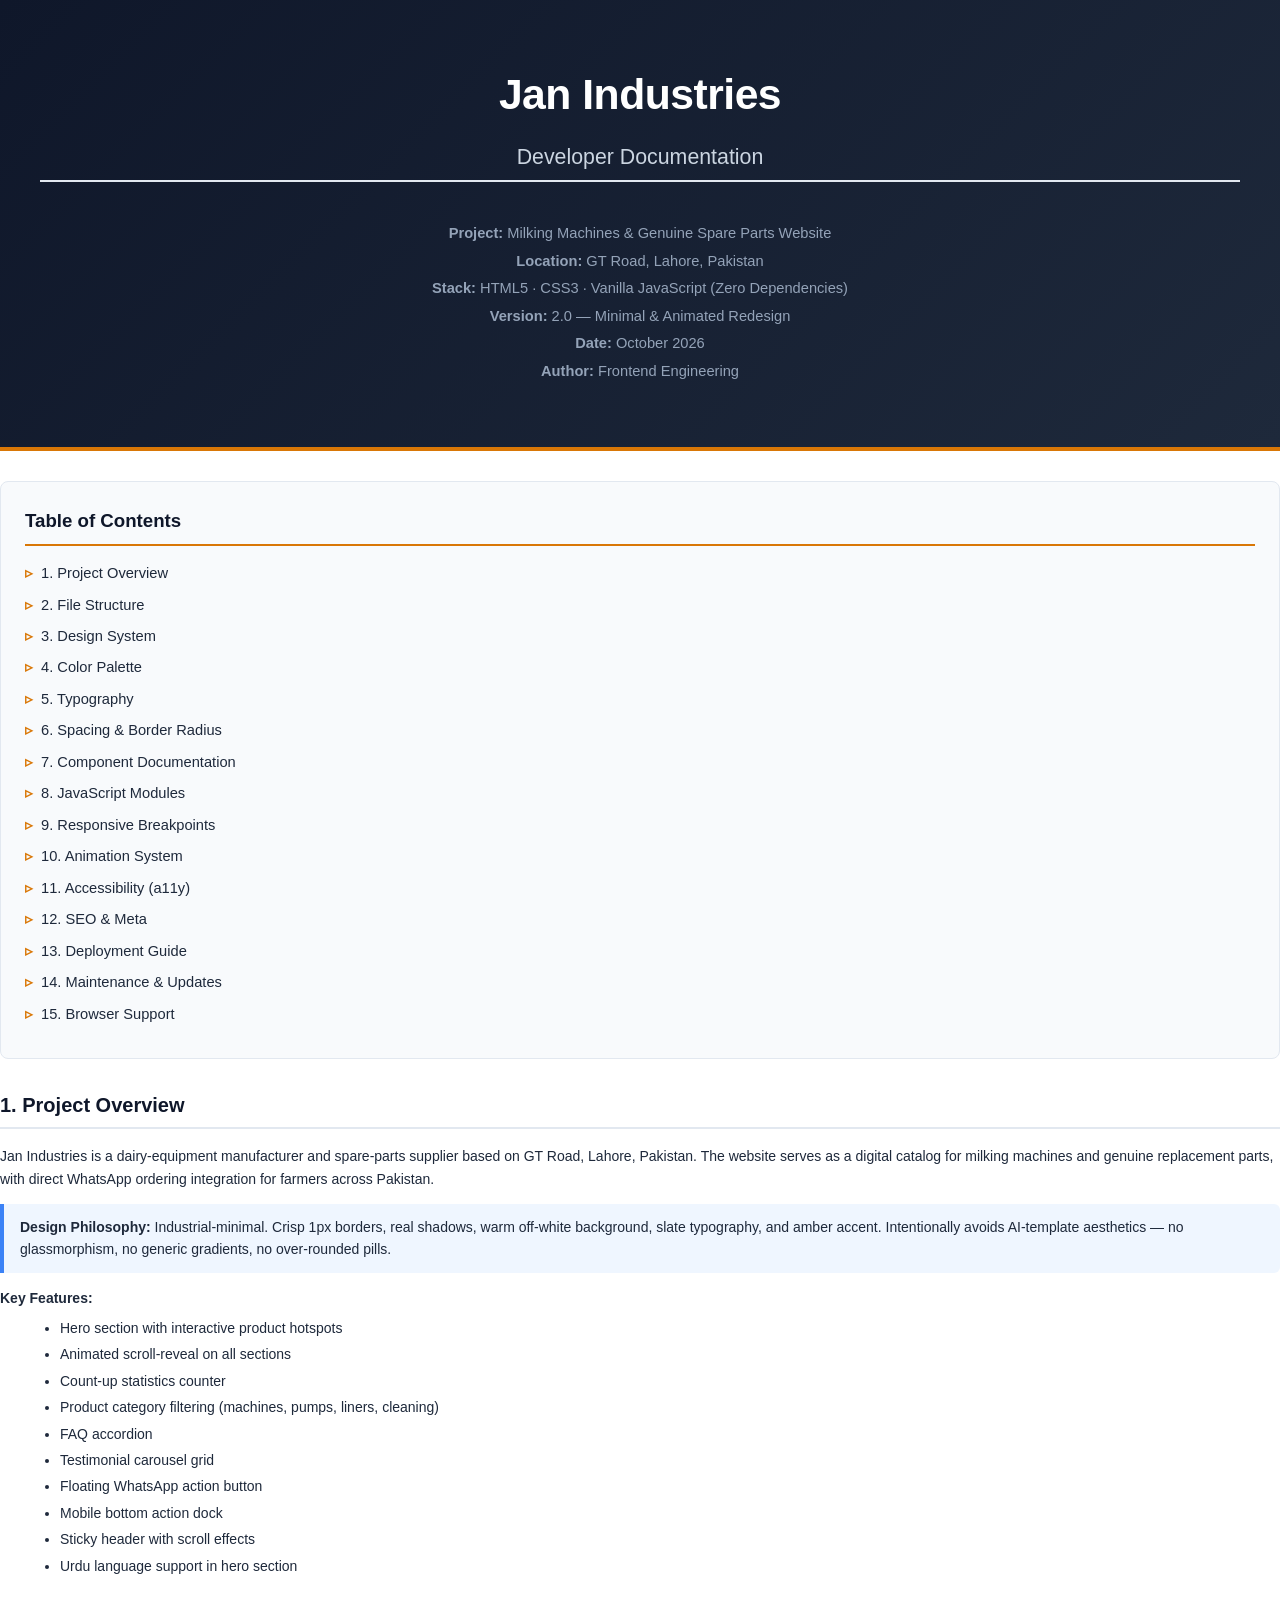
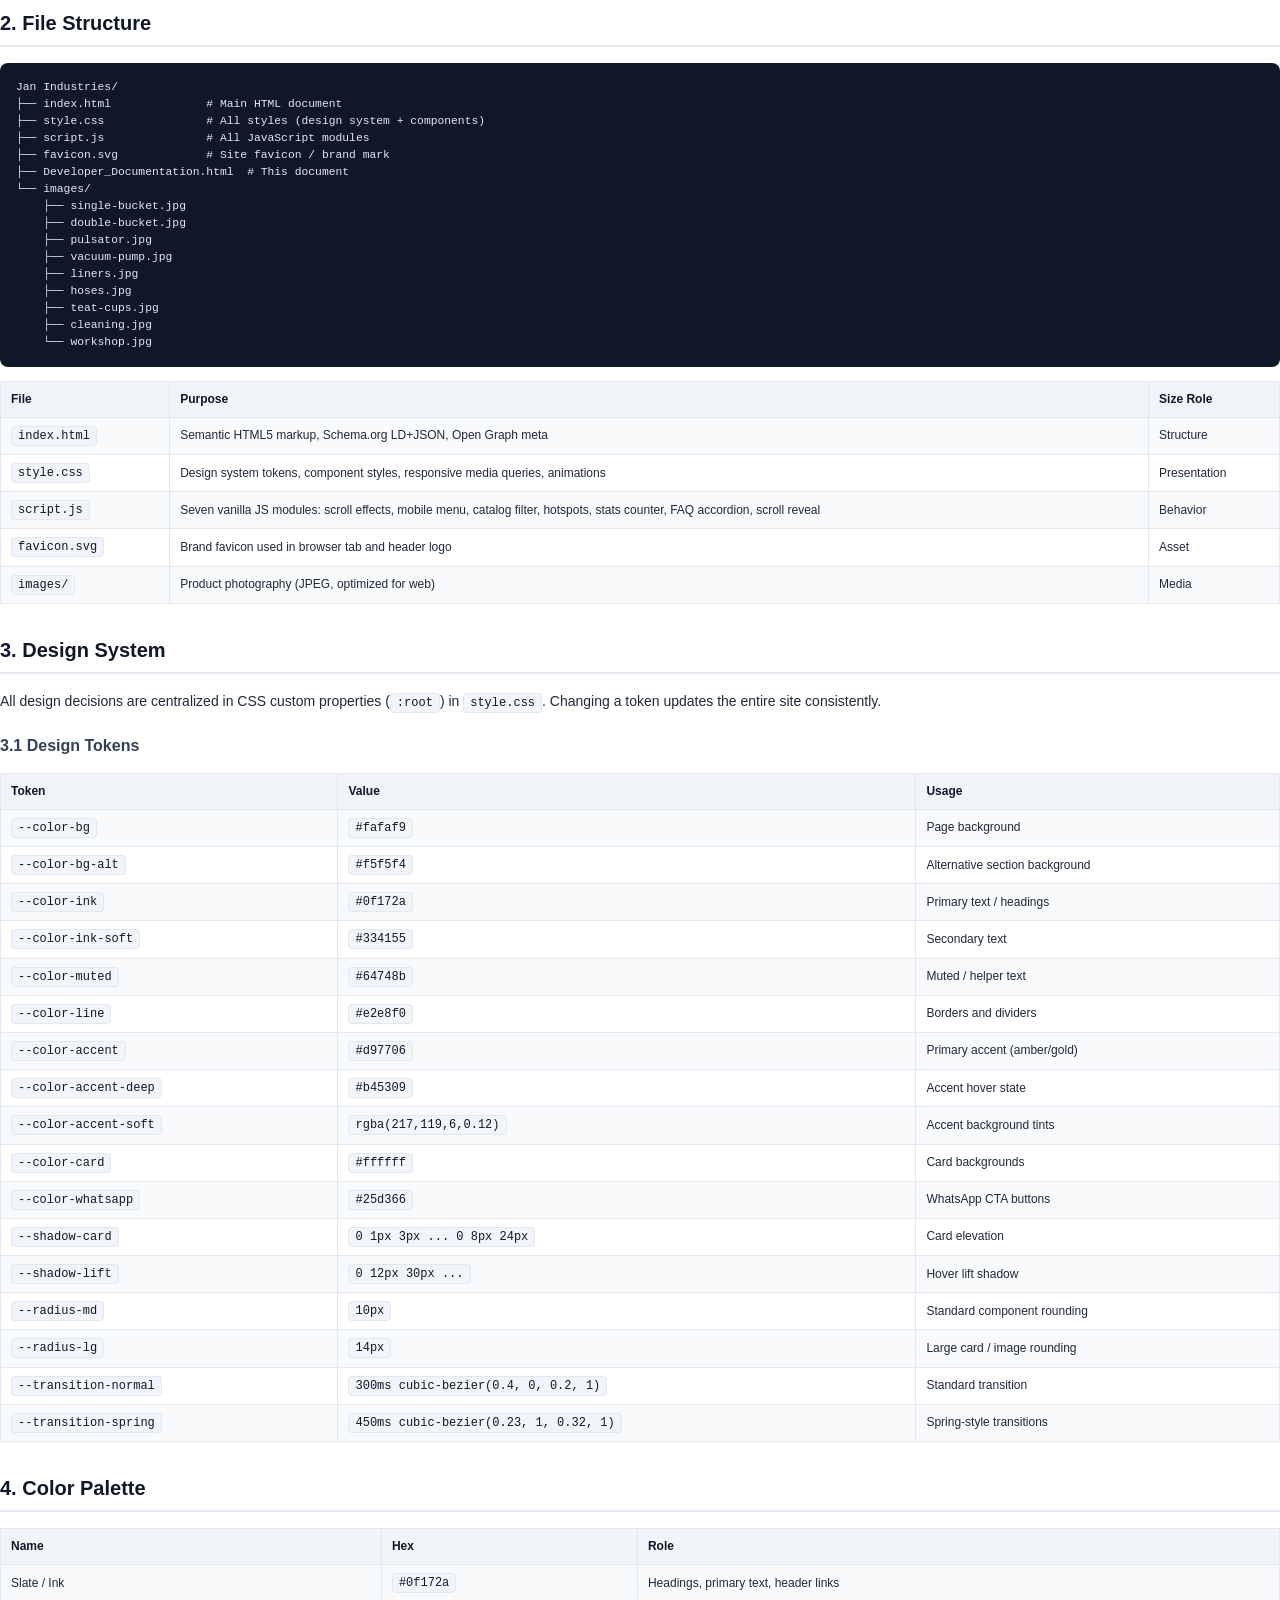
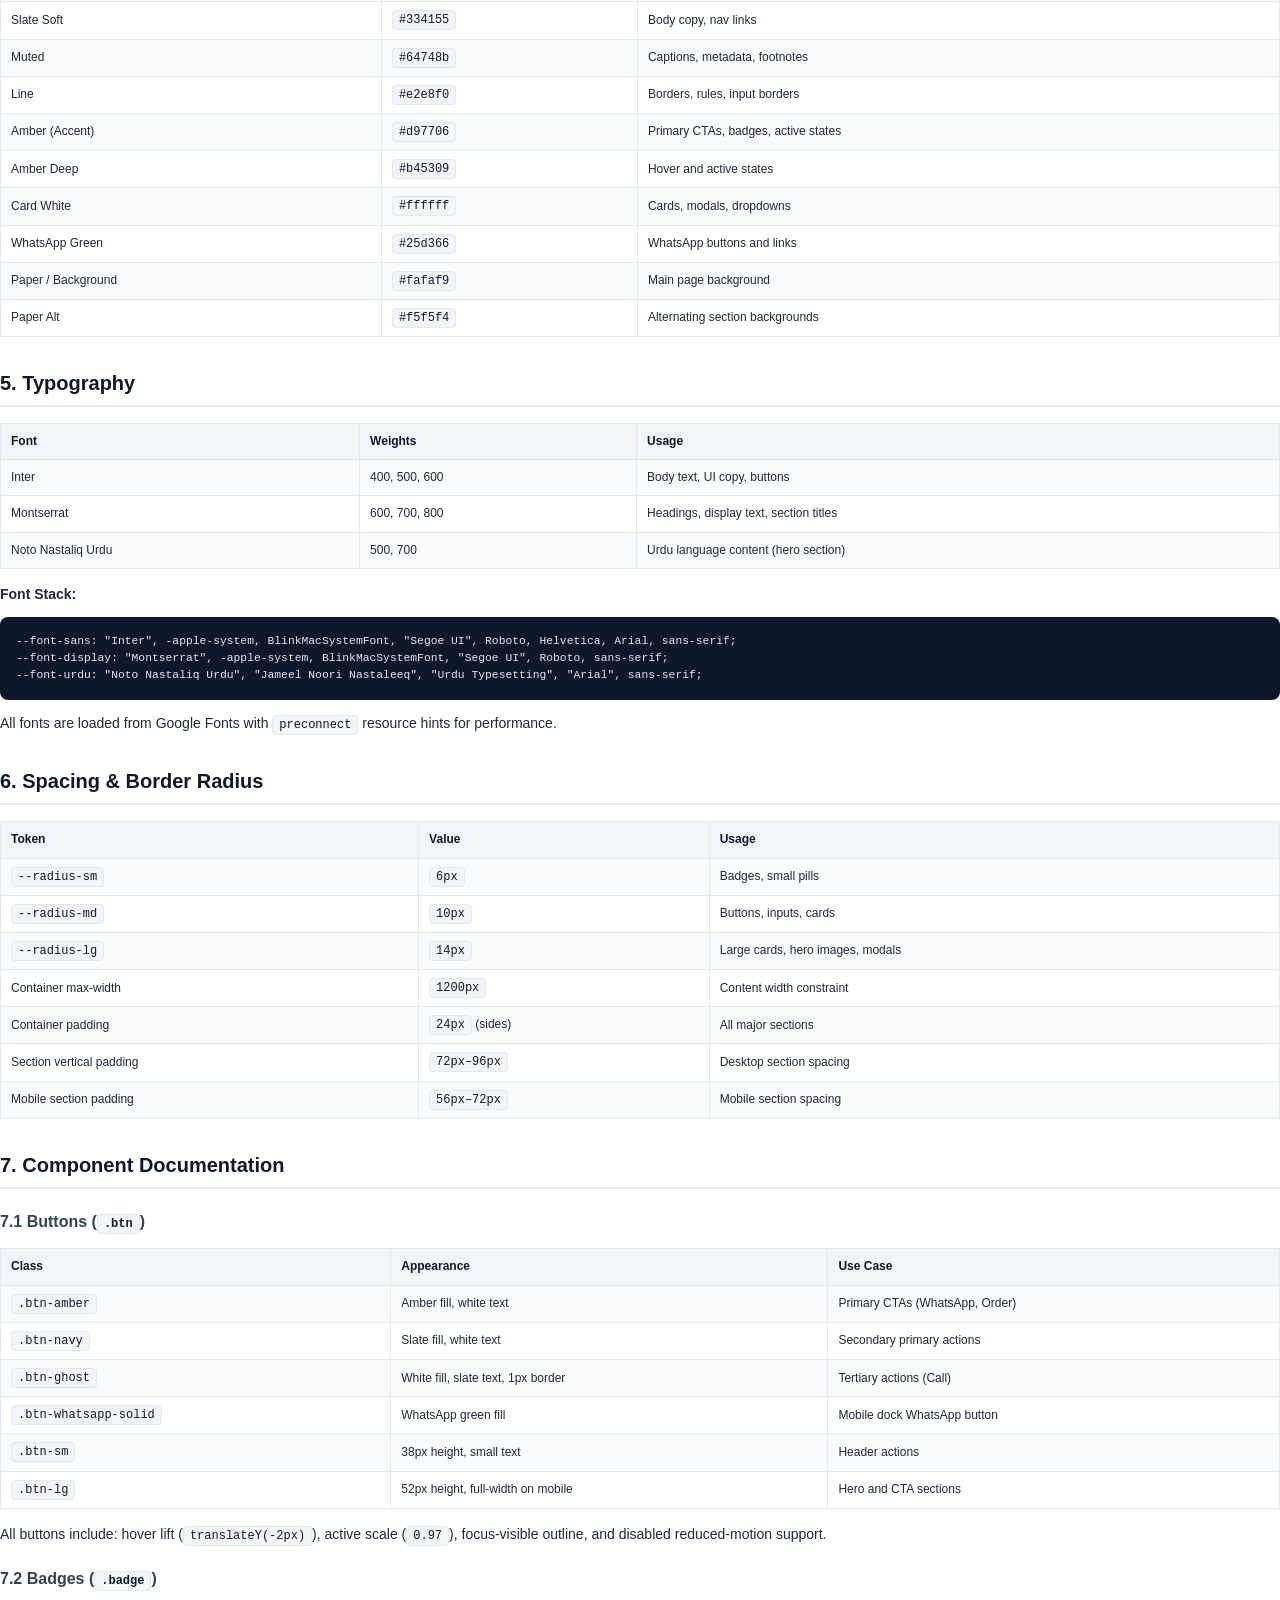
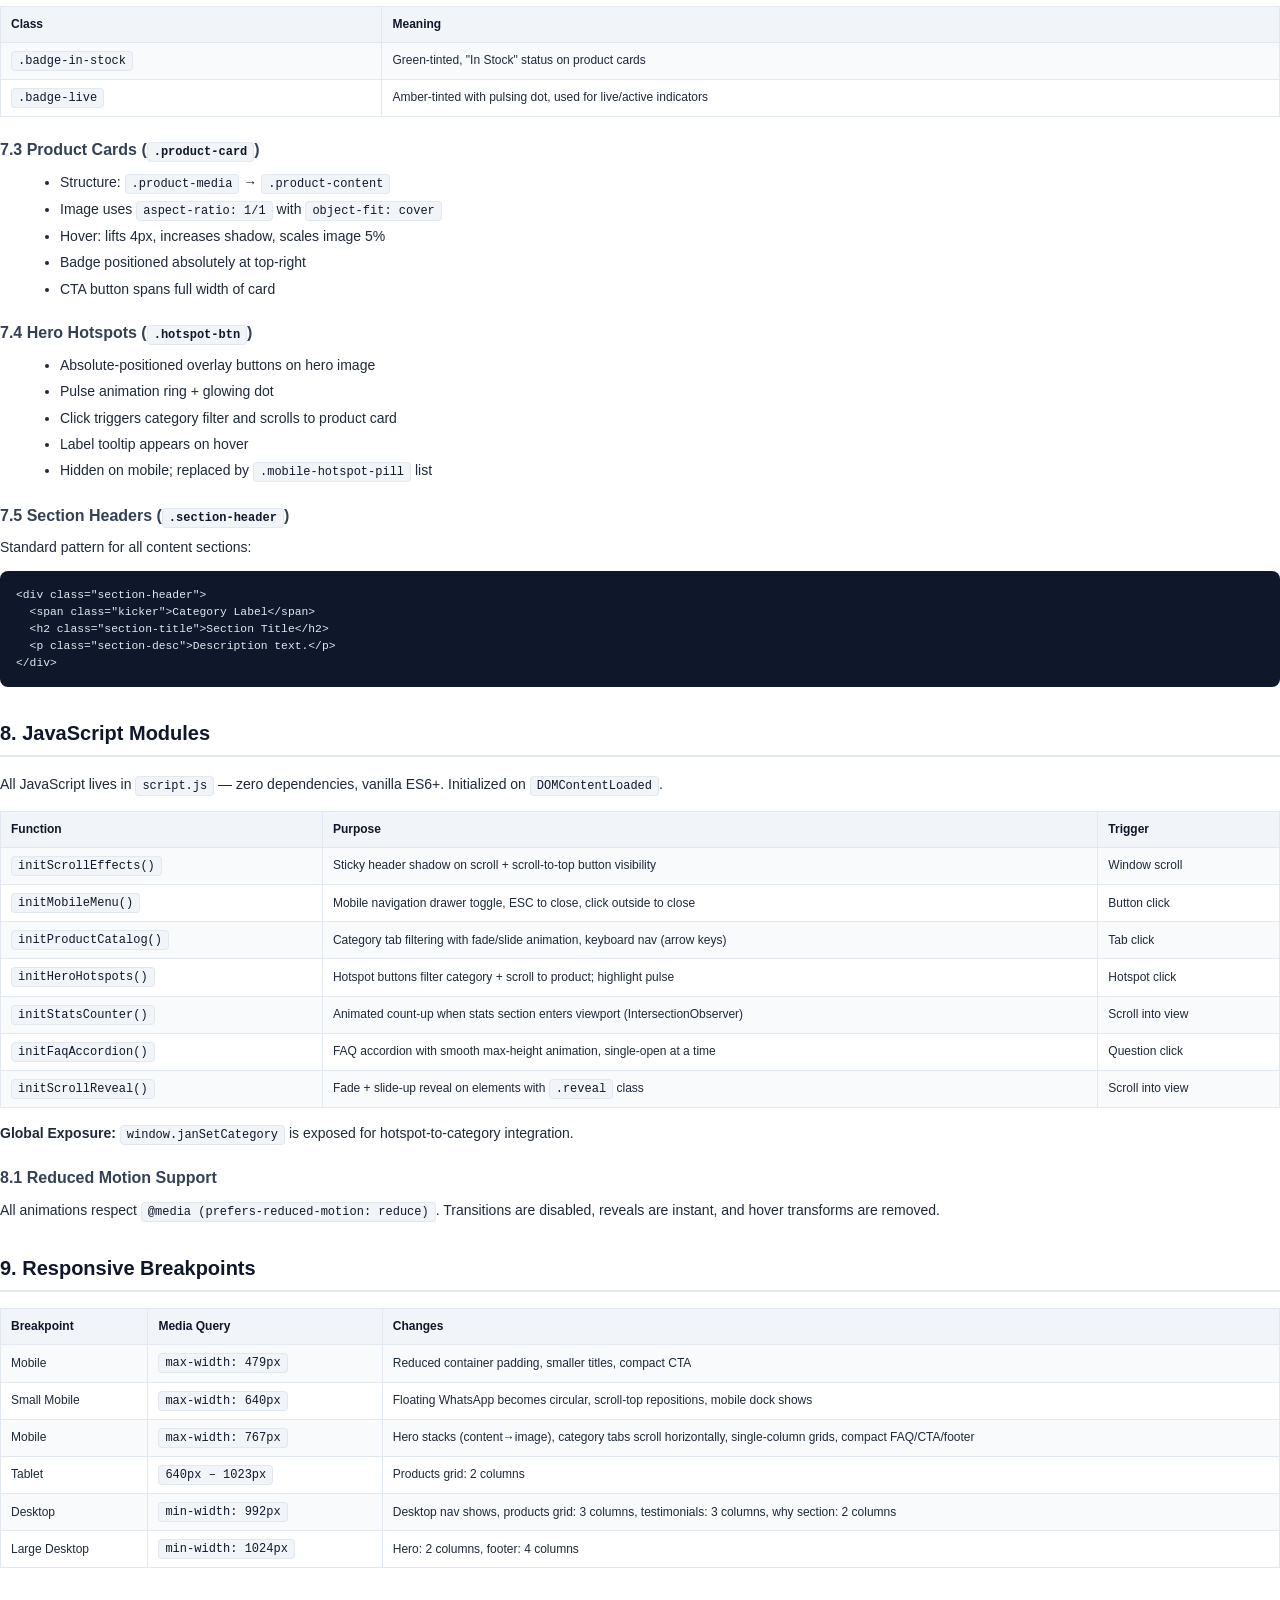
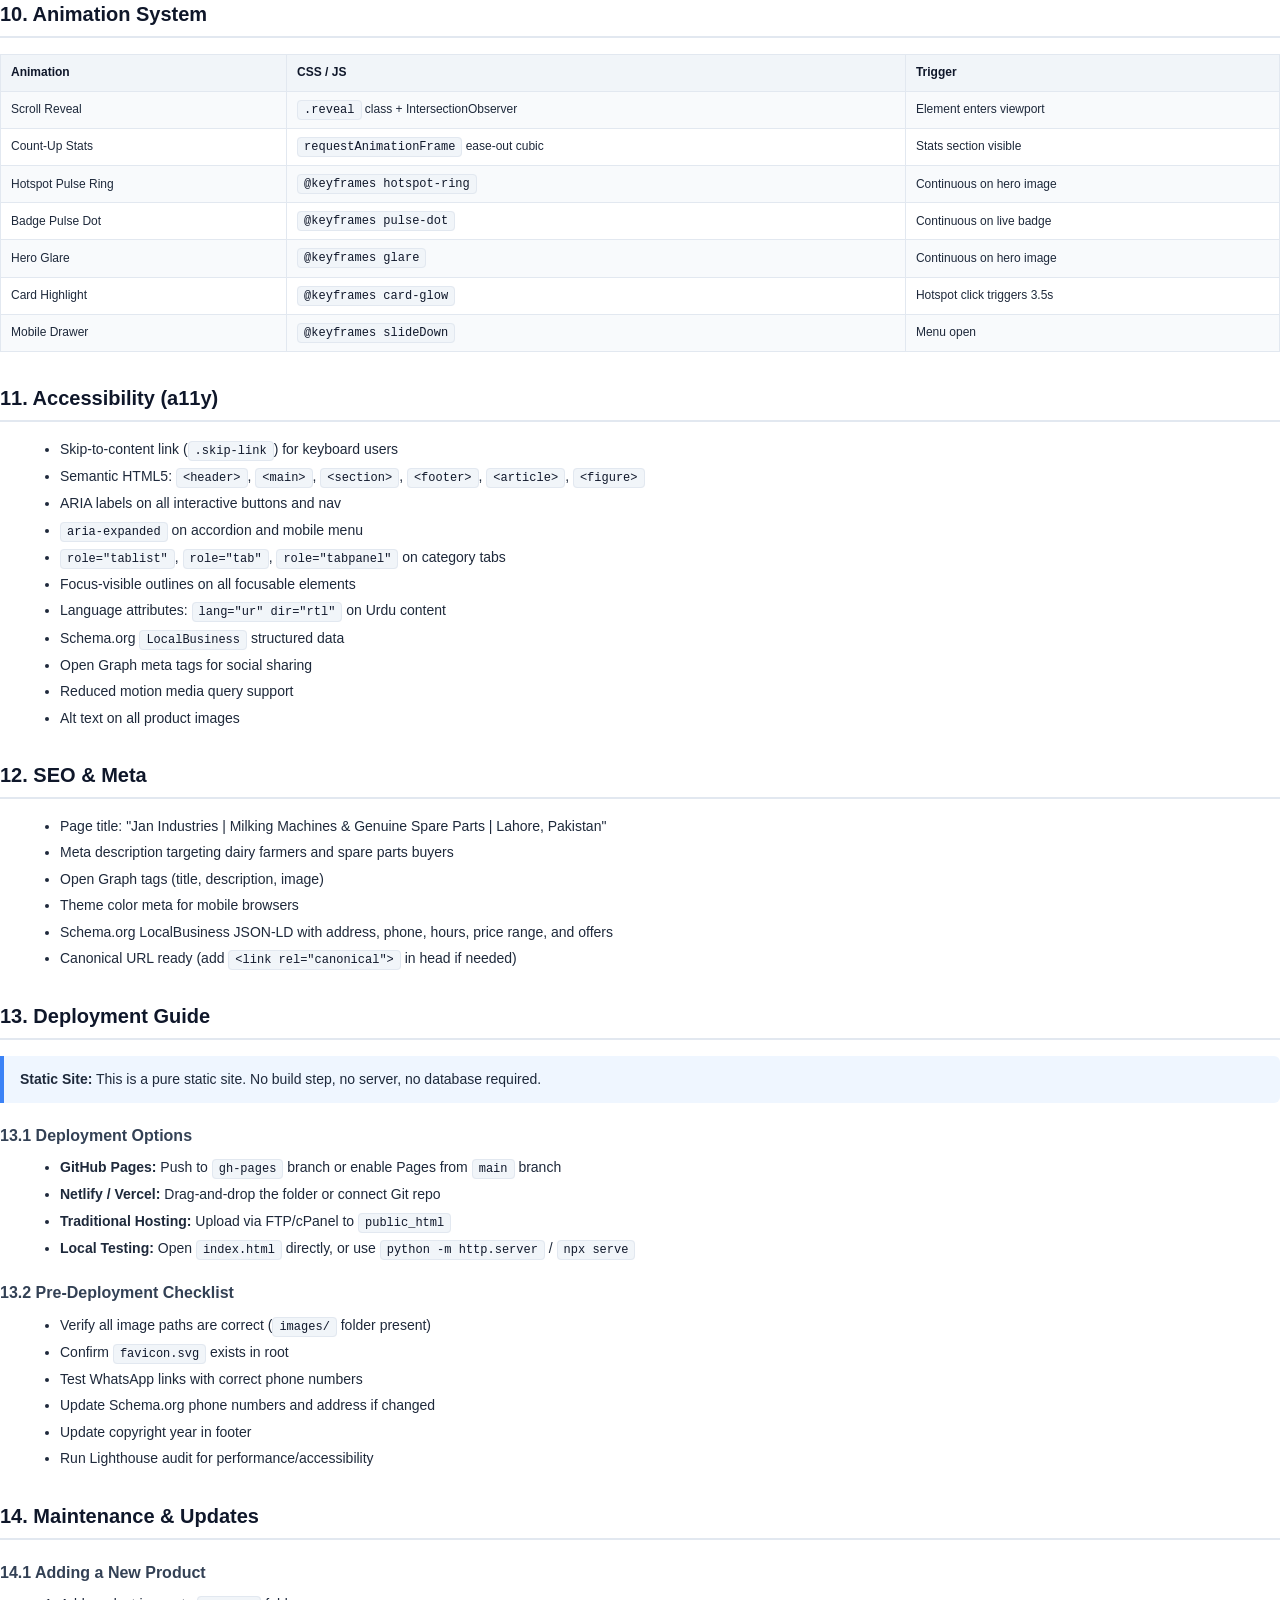
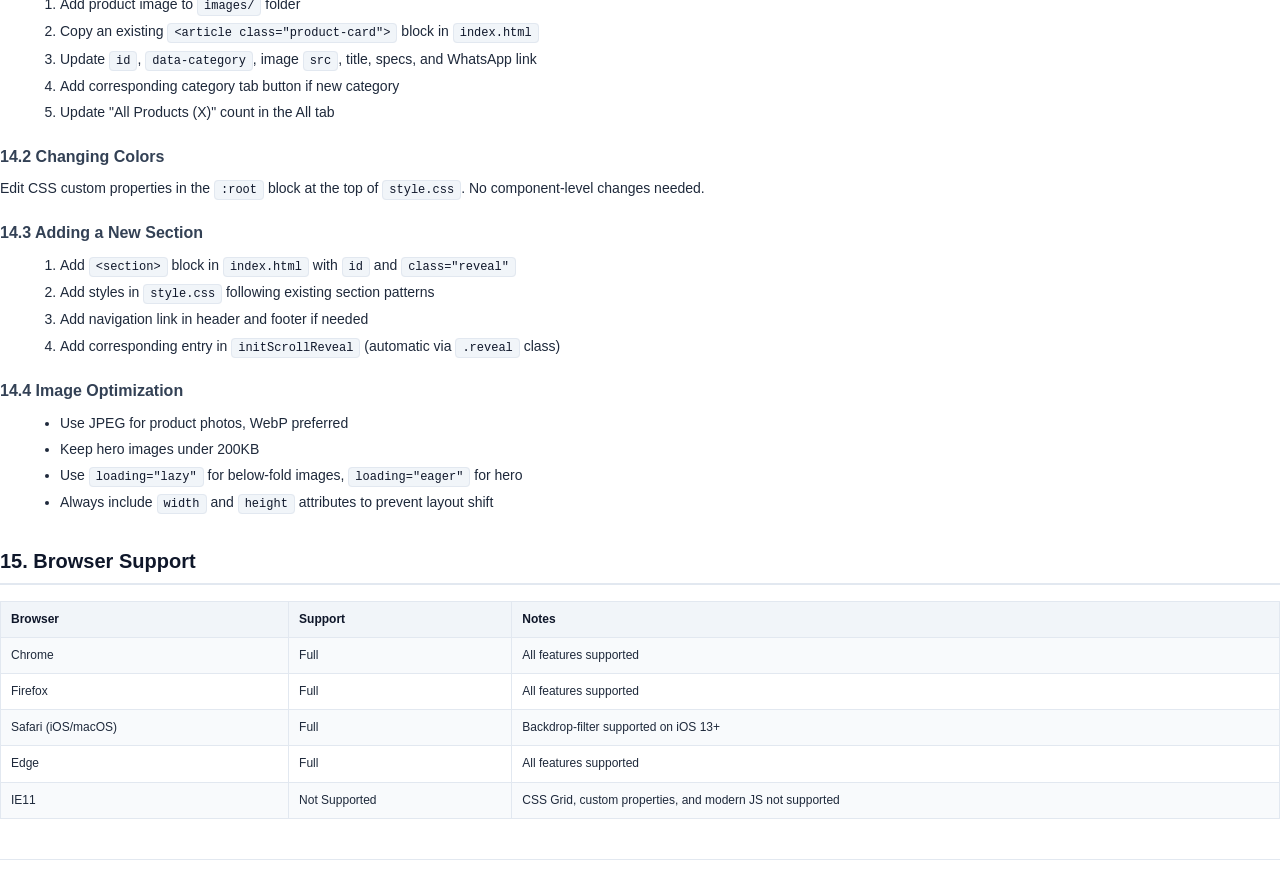
<file: Developer_Documentation.html>
<!DOCTYPE html>
<html lang="en">
<head>
  <meta charset="UTF-8">
  <meta name="viewport" content="width=device-width, initial-scale=1.0">
  <title>Jan Industries — Developer Documentation</title>
  <style>
    @page {
      size: A4;
      margin: 2cm 2cm 2cm 2cm;
      @bottom-center {
        content: "Jan Industries — Developer Documentation — Page " counter(page) " of " counter(pages);
        font-family: "Segoe UI", Tahoma, Geneva, Verdana, sans-serif;
        font-size: 8pt;
        color: #64748b;
      }
    }
    * { box-sizing: border-box; }
    body {
      font-family: "Segoe UI", Tahoma, Geneva, Verdana, sans-serif;
      line-height: 1.6;
      color: #1e293b;
      font-size: 10.5pt;
      margin: 0;
      padding: 0;
    }
    .cover {
      background: linear-gradient(135deg, #0f172a 0%, #1e293b 100%);
      color: #ffffff;
      padding: 60px 40px;
      text-align: center;
      border-bottom: 4px solid #d97706;
    }
    .cover h1 { font-size: 32pt; margin: 0 0 12px 0; font-weight: 800; letter-spacing: -0.5px; }
    .cover h2 { font-size: 16pt; margin: 0 0 24px 0; font-weight: 400; color: #cbd5e1; }
    .cover .meta { margin-top: 40px; font-size: 11pt; color: #94a3b8; }
    .cover .meta p { margin: 4px 0; }
    .toc {
      background: #f8fafc;
      border: 1px solid #e2e8f0;
      border-radius: 8px;
      padding: 24px;
      margin: 30px 0;
    }
    .toc h2 { font-size: 14pt; margin-top: 0; color: #0f172a; border-bottom: 2px solid #d97706; padding-bottom: 8px; }
    .toc ul { list-style: none; padding: 0; margin: 16px 0 0 0; }
    .toc li { margin: 8px 0; font-size: 11pt; }
    .toc li::before { content: "▹"; color: #d97706; font-weight: bold; margin-right: 8px; }
    h2 {
      font-size: 15pt;
      color: #0f172a;
      border-bottom: 2px solid #e2e8f0;
      padding-bottom: 6px;
      margin-top: 30px;
      margin-bottom: 16px;
    }
    h3 { font-size: 12pt; color: #334155; margin-top: 20px; margin-bottom: 8px; }
    h4 { font-size: 10.5pt; color: #475569; margin-top: 16px; margin-bottom: 4px; }
    p { margin: 8px 0; }
    ul, ol { margin: 8px 0 8px 20px; }
    li { margin: 4px 0; }
    code {
      font-family: "Consolas", "Monaco", monospace;
      background: #f1f5f9;
      border: 1px solid #e2e8f0;
      border-radius: 4px;
      padding: 2px 6px;
      font-size: 9pt;
      color: #0f172a;
    }
    pre {
      background: #0f172a;
      color: #e2e8f0;
      padding: 16px;
      border-radius: 8px;
      overflow-x: auto;
      margin: 12px 0;
      font-size: 8.5pt;
      line-height: 1.5;
    }
    pre code { background: none; border: none; padding: 0; color: inherit; font-size: inherit; }
    table {
      width: 100%;
      border-collapse: collapse;
      margin: 14px 0;
      font-size: 9pt;
    }
    th, td {
      border: 1px solid #e2e8f0;
      padding: 8px 10px;
      text-align: left;
    }
    th { background: #f1f5f9; color: #0f172a; font-weight: 700; }
    tr:nth-child(even) { background: #f8fafc; }
    .callout {
      background: #fef3c7;
      border-left: 4px solid #d97706;
      padding: 12px 16px;
      margin: 14px 0;
      border-radius: 0 6px 6px 0;
    }
    .callout-info {
      background: #eff6ff;
      border-left: 4px solid #3b82f6;
    }
    .callout-warning {
      background: #fef2f2;
      border-left: 4px solid #ef4444;
    }
    .badge {
      display: inline-block;
      background: #e2e8f0;
      color: #475569;
      padding: 2px 8px;
      border-radius: 4px;
      font-size: 8pt;
      font-weight: 600;
      margin-right: 6px;
    }
    .section-break { page-break-before: always; }
    .small { font-size: 8.5pt; color: #64748b; }
    .footer-note { margin-top: 40px; padding-top: 16px; border-top: 1px solid #e2e8f0; font-size: 8.5pt; color: #64748b; }
  </style>
</head>
<body>

  <!-- ================= COVER ================= -->
  <div class="cover">
    <h1>Jan Industries</h1>
    <h2>Developer Documentation</h2>
    <div class="meta">
      <p><strong>Project:</strong> Milking Machines &amp; Genuine Spare Parts Website</p>
      <p><strong>Location:</strong> GT Road, Lahore, Pakistan</p>
      <p><strong>Stack:</strong> HTML5 · CSS3 · Vanilla JavaScript (Zero Dependencies)</p>
      <p><strong>Version:</strong> 2.0 — Minimal &amp; Animated Redesign</p>
      <p><strong>Date:</strong> October 2026</p>
      <p><strong>Author:</strong> Frontend Engineering</p>
    </div>
  </div>

  <!-- ================= TABLE OF CONTENTS ================= -->
  <div class="toc">
    <h2>Table of Contents</h2>
    <ul>
      <li>1. Project Overview</li>
      <li>2. File Structure</li>
      <li>3. Design System</li>
      <li>4. Color Palette</li>
      <li>5. Typography</li>
      <li>6. Spacing &amp; Border Radius</li>
      <li>7. Component Documentation</li>
      <li>8. JavaScript Modules</li>
      <li>9. Responsive Breakpoints</li>
      <li>10. Animation System</li>
      <li>11. Accessibility (a11y)</li>
      <li>12. SEO &amp; Meta</li>
      <li>13. Deployment Guide</li>
      <li>14. Maintenance &amp; Updates</li>
      <li>15. Browser Support</li>
    </ul>
  </div>

  <!-- ================= 1. OVERVIEW ================= -->
  <h2>1. Project Overview</h2>
  <p>Jan Industries is a dairy-equipment manufacturer and spare-parts supplier based on GT Road, Lahore, Pakistan. The website serves as a digital catalog for milking machines and genuine replacement parts, with direct WhatsApp ordering integration for farmers across Pakistan.</p>
  <div class="callout callout-info">
    <strong>Design Philosophy:</strong> Industrial-minimal. Crisp 1px borders, real shadows, warm off-white background, slate typography, and amber accent. Intentionally avoids AI-template aesthetics — no glassmorphism, no generic gradients, no over-rounded pills.
  </div>
  <p><strong>Key Features:</strong></p>
  <ul>
    <li>Hero section with interactive product hotspots</li>
    <li>Animated scroll-reveal on all sections</li>
    <li>Count-up statistics counter</li>
    <li>Product category filtering (machines, pumps, liners, cleaning)</li>
    <li>FAQ accordion</li>
    <li>Testimonial carousel grid</li>
    <li>Floating WhatsApp action button</li>
    <li>Mobile bottom action dock</li>
    <li>Sticky header with scroll effects</li>
    <li>Urdu language support in hero section</li>
  </ul>

  <!-- ================= 2. FILE STRUCTURE ================= -->
  <h2>2. File Structure</h2>
  <pre><code>Jan Industries/
├── index.html              # Main HTML document
├── style.css               # All styles (design system + components)
├── script.js               # All JavaScript modules
├── favicon.svg             # Site favicon / brand mark
├── Developer_Documentation.html  # This document
└── images/
    ├── single-bucket.jpg
    ├── double-bucket.jpg
    ├── pulsator.jpg
    ├── vacuum-pump.jpg
    ├── liners.jpg
    ├── hoses.jpg
    ├── teat-cups.jpg
    ├── cleaning.jpg
    └── workshop.jpg</code></pre>
  <table>
    <tr><th>File</th><th>Purpose</th><th>Size Role</th></tr>
    <tr><td><code>index.html</code></td><td>Semantic HTML5 markup, Schema.org LD+JSON, Open Graph meta</td><td>Structure</td></tr>
    <tr><td><code>style.css</code></td><td>Design system tokens, component styles, responsive media queries, animations</td><td>Presentation</td></tr>
    <tr><td><code>script.js</code></td><td>Seven vanilla JS modules: scroll effects, mobile menu, catalog filter, hotspots, stats counter, FAQ accordion, scroll reveal</td><td>Behavior</td></tr>
    <tr><td><code>favicon.svg</code></td><td>Brand favicon used in browser tab and header logo</td><td>Asset</td></tr>
    <tr><td><code>images/</code></td><td>Product photography (JPEG, optimized for web)</td><td>Media</td></tr>
  </table>

  <!-- ================= 3. DESIGN SYSTEM ================= -->
  <h2>3. Design System</h2>
  <p>All design decisions are centralized in CSS custom properties (<code>:root</code>) in <code>style.css</code>. Changing a token updates the entire site consistently.</p>

  <h3>3.1 Design Tokens</h3>
  <table>
    <tr><th>Token</th><th>Value</th><th>Usage</th></tr>
    <tr><td><code>--color-bg</code></td><td><code>#fafaf9</code></td><td>Page background</td></tr>
    <tr><td><code>--color-bg-alt</code></td><td><code>#f5f5f4</code></td><td>Alternative section background</td></tr>
    <tr><td><code>--color-ink</code></td><td><code>#0f172a</code></td><td>Primary text / headings</td></tr>
    <tr><td><code>--color-ink-soft</code></td><td><code>#334155</code></td><td>Secondary text</td></tr>
    <tr><td><code>--color-muted</code></td><td><code>#64748b</code></td><td>Muted / helper text</td></tr>
    <tr><td><code>--color-line</code></td><td><code>#e2e8f0</code></td><td>Borders and dividers</td></tr>
    <tr><td><code>--color-accent</code></td><td><code>#d97706</code></td><td>Primary accent (amber/gold)</td></tr>
    <tr><td><code>--color-accent-deep</code></td><td><code>#b45309</code></td><td>Accent hover state</td></tr>
    <tr><td><code>--color-accent-soft</code></td><td><code>rgba(217,119,6,0.12)</code></td><td>Accent background tints</td></tr>
    <tr><td><code>--color-card</code></td><td><code>#ffffff</code></td><td>Card backgrounds</td></tr>
    <tr><td><code>--color-whatsapp</code></td><td><code>#25d366</code></td><td>WhatsApp CTA buttons</td></tr>
    <tr><td><code>--shadow-card</code></td><td><code>0 1px 3px ... 0 8px 24px</code></td><td>Card elevation</td></tr>
    <tr><td><code>--shadow-lift</code></td><td><code>0 12px 30px ...</code></td><td>Hover lift shadow</td></tr>
    <tr><td><code>--radius-md</code></td><td><code>10px</code></td><td>Standard component rounding</td></tr>
    <tr><td><code>--radius-lg</td></td><td><code>14px</code></td><td>Large card / image rounding</td></tr>
    <tr><td><code>--transition-normal</code></td><td><code>300ms cubic-bezier(0.4, 0, 0.2, 1)</code></td><td>Standard transition</td></tr>
    <tr><td><code>--transition-spring</code></td><td><code>450ms cubic-bezier(0.23, 1, 0.32, 1)</code></td><td>Spring-style transitions</td></tr>
  </table>

  <!-- ================= 4. COLORS ================= -->
  <h2>4. Color Palette</h2>
  <table>
    <tr><th>Name</th><th>Hex</th><th>Role</th></tr>
    <tr><td>Slate / Ink</td><td><code>#0f172a</code></td><td>Headings, primary text, header links</td></tr>
    <tr><td>Slate Soft</td><td><code>#334155</code></td><td>Body copy, nav links</td></tr>
    <tr><td>Muted</td><td><code>#64748b</code></td><td>Captions, metadata, footnotes</td></tr>
    <tr><td>Line</td><td><code>#e2e8f0</code></td><td>Borders, rules, input borders</td></tr>
    <tr><td>Amber (Accent)</td><td><code>#d97706</code></td><td>Primary CTAs, badges, active states</td></tr>
    <tr><td>Amber Deep</td><td><code>#b45309</code></td><td>Hover and active states</td></tr>
    <tr><td>Card White</td><td><code>#ffffff</code></td><td>Cards, modals, dropdowns</td></tr>
    <tr><td>WhatsApp Green</td><td><code>#25d366</code></td><td>WhatsApp buttons and links</td></tr>
    <tr><td>Paper / Background</td><td><code>#fafaf9</code></td><td>Main page background</td></tr>
    <tr><td>Paper Alt</td><td><code>#f5f5f4</code></td><td>Alternating section backgrounds</td></tr>
  </table>

  <!-- ================= 5. TYPOGRAPHY ================= -->
  <h2>5. Typography</h2>
  <table>
    <tr><th>Font</th><th>Weights</th><th>Usage</th></tr>
    <tr><td>Inter</td><td>400, 500, 600</td><td>Body text, UI copy, buttons</td></tr>
    <tr><td>Montserrat</td><td>600, 700, 800</td><td>Headings, display text, section titles</td></tr>
    <tr><td>Noto Nastaliq Urdu</td><td>500, 700</td><td>Urdu language content (hero section)</td></tr>
  </table>
  <p><strong>Font Stack:</strong></p>
  <pre><code>--font-sans: "Inter", -apple-system, BlinkMacSystemFont, "Segoe UI", Roboto, Helvetica, Arial, sans-serif;
--font-display: "Montserrat", -apple-system, BlinkMacSystemFont, "Segoe UI", Roboto, sans-serif;
--font-urdu: "Noto Nastaliq Urdu", "Jameel Noori Nastaleeq", "Urdu Typesetting", "Arial", sans-serif;</code></pre>
  <p>All fonts are loaded from Google Fonts with <code>preconnect</code> resource hints for performance.</p>

  <!-- ================= 6. SPACING ================= -->
  <h2>6. Spacing &amp; Border Radius</h2>
  <table>
    <tr><th>Token</th><th>Value</th><th>Usage</th></tr>
    <tr><td><code>--radius-sm</code></td><td><code>6px</code></td><td>Badges, small pills</td></tr>
    <tr><td><code>--radius-md</code></td><td><code>10px</code></td><td>Buttons, inputs, cards</td></tr>
    <tr><td><code>--radius-lg</code></td><td><code>14px</code></td><td>Large cards, hero images, modals</td></tr>
    <tr><td>Container max-width</td><td><code>1200px</code></td><td>Content width constraint</td></tr>
    <tr><td>Container padding</td><td><code>24px</code> (sides)</td><td>All major sections</td></tr>
    <tr><td>Section vertical padding</td><td><code>72px–96px</code></td><td>Desktop section spacing</td></tr>
    <tr><td>Mobile section padding</td><td><code>56px–72px</code></td><td>Mobile section spacing</td></tr>
  </table>

  <!-- ================= 7. COMPONENTS ================= -->
  <h2>7. Component Documentation</h2>

  <h3>7.1 Buttons (<code>.btn</code>)</h3>
  <table>
    <tr><th>Class</th><th>Appearance</th><th>Use Case</th></tr>
    <tr><td><code>.btn-amber</code></td><td>Amber fill, white text</td><td>Primary CTAs (WhatsApp, Order)</td></tr>
    <tr><td><code>.btn-navy</code></td><td>Slate fill, white text</td><td>Secondary primary actions</td></tr>
    <tr><td><code>.btn-ghost</code></td><td>White fill, slate text, 1px border</td><td>Tertiary actions (Call)</td></tr>
    <tr><td><code>.btn-whatsapp-solid</code></td><td>WhatsApp green fill</td><td>Mobile dock WhatsApp button</td></tr>
    <tr><td><code>.btn-sm</code></td><td>38px height, small text</td><td>Header actions</td></tr>
    <tr><td><code>.btn-lg</code></td><td>52px height, full-width on mobile</td><td>Hero and CTA sections</td></tr>
  </table>
  <p>All buttons include: hover lift (<code>translateY(-2px)</code>), active scale (<code>0.97</code>), focus-visible outline, and disabled reduced-motion support.</p>

  <h3>7.2 Badges (<code>.badge</code>)</h3>
  <table>
    <tr><th>Class</th><th>Meaning</th></tr>
    <tr><td><code>.badge-in-stock</code></td><td>Green-tinted, "In Stock" status on product cards</td></tr>
    <tr><td><code>.badge-live</code></td><td>Amber-tinted with pulsing dot, used for live/active indicators</td></tr>
  </table>

  <h3>7.3 Product Cards (<code>.product-card</code>)</h3>
  <ul>
    <li>Structure: <code>.product-media</code> → <code>.product-content</code></li>
    <li>Image uses <code>aspect-ratio: 1/1</code> with <code>object-fit: cover</code></li>
    <li>Hover: lifts 4px, increases shadow, scales image 5%</li>
    <li>Badge positioned absolutely at top-right</li>
    <li>CTA button spans full width of card</li>
  </ul>

  <h3>7.4 Hero Hotspots (<code>.hotspot-btn</code>)</h3>
  <ul>
    <li>Absolute-positioned overlay buttons on hero image</li>
    <li>Pulse animation ring + glowing dot</li>
    <li>Click triggers category filter and scrolls to product card</li>
    <li>Label tooltip appears on hover</li>
    <li>Hidden on mobile; replaced by <code>.mobile-hotspot-pill</code> list</li>
  </ul>

  <h3>7.5 Section Headers (<code>.section-header</code>)</h3>
  <p>Standard pattern for all content sections:</p>
  <pre><code>&lt;div class="section-header"&gt;
  &lt;span class="kicker"&gt;Category Label&lt;/span&gt;
  &lt;h2 class="section-title"&gt;Section Title&lt;/h2&gt;
  &lt;p class="section-desc"&gt;Description text.&lt;/p&gt;
&lt;/div&gt;</code></pre>

  <!-- ================= 8. JAVASCRIPT ================= -->
  <h2>8. JavaScript Modules</h2>
  <p>All JavaScript lives in <code>script.js</code> — zero dependencies, vanilla ES6+. Initialized on <code>DOMContentLoaded</code>.</p>
  <table>
    <tr><th>Function</th><th>Purpose</th><th>Trigger</th></tr>
    <tr><td><code>initScrollEffects()</code></td><td>Sticky header shadow on scroll + scroll-to-top button visibility</td><td>Window scroll</td></tr>
    <tr><td><code>initMobileMenu()</code></td><td>Mobile navigation drawer toggle, ESC to close, click outside to close</td><td>Button click</td></tr>
    <tr><td><code>initProductCatalog()</code></td><td>Category tab filtering with fade/slide animation, keyboard nav (arrow keys)</td><td>Tab click</td></tr>
    <tr><td><code>initHeroHotspots()</code></td><td>Hotspot buttons filter category + scroll to product; highlight pulse</td><td>Hotspot click</td></tr>
    <tr><td><code>initStatsCounter()</code></td><td>Animated count-up when stats section enters viewport (IntersectionObserver)</td><td>Scroll into view</td></tr>
    <tr><td><code>initFaqAccordion()</code></td><td>FAQ accordion with smooth max-height animation, single-open at a time</td><td>Question click</td></tr>
    <tr><td><code>initScrollReveal()</code></td><td>Fade + slide-up reveal on elements with <code>.reveal</code> class</td><td>Scroll into view</td></tr>
  </table>
  <p><strong>Global Exposure:</strong> <code>window.janSetCategory</code> is exposed for hotspot-to-category integration.</p>

  <h3>8.1 Reduced Motion Support</h3>
  <p>All animations respect <code>@media (prefers-reduced-motion: reduce)</code>. Transitions are disabled, reveals are instant, and hover transforms are removed.</p>

  <!-- ================= 9. RESPONSIVE ================= -->
  <h2>9. Responsive Breakpoints</h2>
  <table>
    <tr><th>Breakpoint</th><th>Media Query</th><th>Changes</th></tr>
    <tr><td>Mobile</td><td><code>max-width: 479px</code></td><td>Reduced container padding, smaller titles, compact CTA</td></tr>
    <tr><td>Small Mobile</td><td><code>max-width: 640px</code></td><td>Floating WhatsApp becomes circular, scroll-top repositions, mobile dock shows</td></tr>
    <tr><td>Mobile</td><td><code>max-width: 767px</code></td><td>Hero stacks (content→image), category tabs scroll horizontally, single-column grids, compact FAQ/CTA/footer</td></tr>
    <tr><td>Tablet</td><td><code>640px – 1023px</code></td><td>Products grid: 2 columns</td></tr>
    <tr><td>Desktop</td><td><code>min-width: 992px</code></td><td>Desktop nav shows, products grid: 3 columns, testimonials: 3 columns, why section: 2 columns</td></tr>
    <tr><td>Large Desktop</td><td><code>min-width: 1024px</code></td><td>Hero: 2 columns, footer: 4 columns</td></tr>
  </table>

  <!-- ================= 10. ANIMATIONS ================= -->
  <h2>10. Animation System</h2>
  <table>
    <tr><th>Animation</th><th>CSS / JS</th><th>Trigger</th></tr>
    <tr><td>Scroll Reveal</td><td><code>.reveal</code> class + IntersectionObserver</td><td>Element enters viewport</td></tr>
    <tr><td>Count-Up Stats</td><td><code>requestAnimationFrame</code> ease-out cubic</td><td>Stats section visible</td></tr>
    <tr><td>Hotspot Pulse Ring</td><td><code>@keyframes hotspot-ring</code></td><td>Continuous on hero image</td></tr>
    <tr><td>Badge Pulse Dot</td><td><code>@keyframes pulse-dot</code></td><td>Continuous on live badge</td></tr>
    <tr><td>Hero Glare</td><td><code>@keyframes glare</code></td><td>Continuous on hero image</td></tr>
    <tr><td>Card Highlight</td><td><code>@keyframes card-glow</code></td><td>Hotspot click triggers 3.5s</td></tr>
    <tr><td>Mobile Drawer</td><td><code>@keyframes slideDown</code></td><td>Menu open</td></tr>
  </table>

  <!-- ================= 11. ACCESSIBILITY ================= -->
  <h2>11. Accessibility (a11y)</h2>
  <ul>
    <li>Skip-to-content link (<code>.skip-link</code>) for keyboard users</li>
    <li>Semantic HTML5: <code>&lt;header&gt;</code>, <code>&lt;main&gt;</code>, <code>&lt;section&gt;</code>, <code>&lt;footer&gt;</code>, <code>&lt;article&gt;</code>, <code>&lt;figure&gt;</code></li>
    <li>ARIA labels on all interactive buttons and nav</li>
    <li><code>aria-expanded</code> on accordion and mobile menu</li>
    <li><code>role="tablist"</code>, <code>role="tab"</code>, <code>role="tabpanel"</code> on category tabs</li>
    <li>Focus-visible outlines on all focusable elements</li>
    <li>Language attributes: <code>lang="ur" dir="rtl"</code> on Urdu content</li>
    <li>Schema.org <code>LocalBusiness</code> structured data</li>
    <li>Open Graph meta tags for social sharing</li>
    <li>Reduced motion media query support</li>
    <li>Alt text on all product images</li>
  </ul>

  <!-- ================= 12. SEO ================= -->
  <h2>12. SEO &amp; Meta</h2>
  <ul>
    <li>Page title: "Jan Industries | Milking Machines &amp; Genuine Spare Parts | Lahore, Pakistan"</li>
    <li>Meta description targeting dairy farmers and spare parts buyers</li>
    <li>Open Graph tags (title, description, image)</li>
    <li>Theme color meta for mobile browsers</li>
    <li>Schema.org LocalBusiness JSON-LD with address, phone, hours, price range, and offers</li>
    <li>Canonical URL ready (add <code>&lt;link rel="canonical"&gt;</code> in head if needed)</li>
  </ul>

  <!-- ================= 13. DEPLOYMENT ================= -->
  <h2>13. Deployment Guide</h2>
  <div class="callout callout-info">
    <strong>Static Site:</strong> This is a pure static site. No build step, no server, no database required.
  </div>
  <h3>13.1 Deployment Options</h3>
  <ul>
    <li><strong>GitHub Pages:</strong> Push to <code>gh-pages</code> branch or enable Pages from <code>main</code> branch</li>
    <li><strong>Netlify / Vercel:</strong> Drag-and-drop the folder or connect Git repo</li>
    <li><strong>Traditional Hosting:</strong> Upload via FTP/cPanel to <code>public_html</code></li>
    <li><strong>Local Testing:</strong> Open <code>index.html</code> directly, or use <code>python -m http.server</code> / <code>npx serve</code></li>
  </ul>
  <h3>13.2 Pre-Deployment Checklist</h3>
  <ul>
    <li>Verify all image paths are correct (<code>images/</code> folder present)</li>
    <li>Confirm <code>favicon.svg</code> exists in root</li>
    <li>Test WhatsApp links with correct phone numbers</li>
    <li>Update Schema.org phone numbers and address if changed</li>
    <li>Update copyright year in footer</li>
    <li>Run Lighthouse audit for performance/accessibility</li>
  </ul>

  <!-- ================= 14. MAINTENANCE ================= -->
  <h2>14. Maintenance &amp; Updates</h2>
  <h3>14.1 Adding a New Product</h3>
  <ol>
    <li>Add product image to <code>images/</code> folder</li>
    <li>Copy an existing <code>&lt;article class="product-card"&gt;</code> block in <code>index.html</code></li>
    <li>Update <code>id</code>, <code>data-category</code>, image <code>src</code>, title, specs, and WhatsApp link</li>
    <li>Add corresponding category tab button if new category</li>
    <li>Update "All Products (X)" count in the All tab</li>
  </ol>
  <h3>14.2 Changing Colors</h3>
  <p>Edit CSS custom properties in the <code>:root</code> block at the top of <code>style.css</code>. No component-level changes needed.</p>
  <h3>14.3 Adding a New Section</h3>
  <ol>
    <li>Add <code>&lt;section&gt;</code> block in <code>index.html</code> with <code>id</code> and <code>class="reveal"</code></li>
    <li>Add styles in <code>style.css</code> following existing section patterns</li>
    <li>Add navigation link in header and footer if needed</li>
    <li>Add corresponding entry in <code>initScrollReveal</code> (automatic via <code>.reveal</code> class)</li>
  </ol>
  <h3>14.4 Image Optimization</h3>
  <ul>
    <li>Use JPEG for product photos, WebP preferred</li>
    <li>Keep hero images under 200KB</li>
    <li>Use <code>loading="lazy"</code> for below-fold images, <code>loading="eager"</code> for hero</li>
    <li>Always include <code>width</code> and <code>height</code> attributes to prevent layout shift</li>
  </ul>

  <!-- ================= 15. BROWSER SUPPORT ================= -->
  <h2>15. Browser Support</h2>
  <table>
    <tr><th>Browser</th><th>Support</th><th>Notes</th></tr>
    <tr><td>Chrome</td><td>Full</td><td>All features supported</td></tr>
    <tr><td>Firefox</td><td>Full</td><td>All features supported</td></tr>
    <tr><td>Safari (iOS/macOS)</td><td>Full</td><td>Backdrop-filter supported on iOS 13+</td></tr>
    <tr><td>Edge</td><td>Full</td><td>All features supported</td></tr>
    <tr><td>IE11</td><td>Not Supported</td><td>CSS Grid, custom properties, and modern JS not supported</td></tr>
  </table>

  <div class="footer-note">
    <p><strong>Jan Industries — Developer Documentation v2.0</strong></p>
    <p>Built for GT Road, Lahore, Pakistan. Direct factory manufacturing &amp; dispatch across Pakistan.</p>
    <p>Contact: +92 322 8482255 · WhatsApp: wa.me/923228482255</p>
  </div>

</body>
</html>
</file>
<file: style.css>
/* ==========================================================================
   Jan Industries — Industrial Minimal Design System
   Handcrafted, not AI-generated. Crisp borders, real shadows, warm tone.
   ========================================================================== */

:root {
  /* Brand Palette — warm industrial, not generic blue */
  --color-bg: #fafaf9;
  --color-bg-alt: #f5f5f4;
  --color-ink: #0f172a;
  --color-ink-soft: #334155;
  --color-muted: #64748b;
  --color-line: #e2e8f0;
  --color-line-strong: #cbd5e1;

  --color-accent: #d97706;
  --color-accent-deep: #b45309;
  --color-accent-bg: #fef3c7;
  --color-accent-soft: rgba(217, 119, 6, 0.12);

  --color-card: #ffffff;
  --color-border: #e2e8f0;

  /* Status */
  --color-whatsapp: #25d366;
  --color-whatsapp-deep: #128c7e;
  --color-star: #d97706;

  /* Typography */
  --font-sans: "Inter", -apple-system, BlinkMacSystemFont, "Segoe UI", Roboto, Helvetica, Arial, sans-serif;
  --font-display: "Montserrat", -apple-system, BlinkMacSystemFont, "Segoe UI", Roboto, sans-serif;
  --font-urdu: "Noto Nastaliq Urdu", "Jameel Noori Nastaleeq", "Urdu Typesetting", "Arial", sans-serif;

  /* Radius — modest, not pill-everything */
  --radius-sm: 6px;
  --radius-md: 10px;
  --radius-lg: 14px;

  /* Shadows — real depth, no glow soup */
  --shadow-sm: 0 1px 2px rgba(15, 23, 42, 0.06);
  --shadow-card: 0 1px 3px rgba(15, 23, 42, 0.08), 0 8px 24px -4px rgba(15, 23, 42, 0.06);
  --shadow-lift: 0 12px 30px -6px rgba(15, 23, 42, 0.10);

  /* Transitions */
  --transition-fast: 150ms cubic-bezier(0.4, 0, 0.2, 1);
  --transition-normal: 300ms cubic-bezier(0.4, 0, 0.2, 1);
  --transition-spring: 450ms cubic-bezier(0.23, 1, 0.32, 1);
}

/* ==========================================================================
   Reset & Base
   ========================================================================== */

*, *::before, *::after {
  box-sizing: border-box;
  margin: 0;
  padding: 0;
}

html {
  scroll-behavior: smooth;
  -webkit-text-size-adjust: 100%;
  text-rendering: optimizeLegibility;
}

body {
  font-family: var(--font-sans);
  background-color: var(--color-bg);
  color: var(--color-ink);
  line-height: 1.6;
  font-size: 16px;
  overflow-x: hidden;
}

img, svg {
  display: block;
  max-width: 100%;
  height: auto;
}

a {
  color: inherit;
  text-decoration: none;
  transition: color var(--transition-fast);
}

button {
  font-family: inherit;
  font-size: inherit;
  color: inherit;
  border: none;
  background: none;
  cursor: pointer;
  padding: 0;
}

button:focus-visible,
a:focus-visible {
  outline: 2px solid var(--color-accent);
  outline-offset: 3px;
}

h1, h2, h3, h4, h5, h6 {
  font-family: var(--font-display);
  font-weight: 700;
  line-height: 1.15;
  color: var(--color-ink);
  letter-spacing: -0.02em;
}

ul, ol { list-style: none; }

.sr-only {
  position: absolute;
  width: 1px;
  height: 1px;
  padding: 0;
  margin: -1px;
  overflow: hidden;
  clip: rect(0, 0, 0, 0);
  white-space: nowrap;
  border: 0;
}

.skip-link {
  position: absolute;
  top: -60px;
  left: 16px;
  z-index: 100;
  background: var(--color-card);
  color: var(--color-ink);
  font-weight: 600;
  padding: 10px 16px;
  border-radius: var(--radius-md);
  box-shadow: var(--shadow-card);
  border: 1px solid var(--color-line);
  transition: top var(--transition-normal);
}
.skip-link:focus { top: 16px; }

.container {
  width: 100%;
  max-width: 1200px;
  margin-left: auto;
  margin-right: auto;
  padding-left: 24px;
  padding-right: 24px;
}

/* ==========================================================================
   Buttons
   ========================================================================== */

.btn {
  display: inline-flex;
  align-items: center;
  justify-content: center;
  gap: 8px;
  min-height: 44px;
  padding: 10px 20px;
  font-size: 0.9375rem;
  font-weight: 600;
  border-radius: var(--radius-md);
  text-align: center;
  white-space: nowrap;
  transition: transform var(--transition-fast), background-color var(--transition-fast), box-shadow var(--transition-fast), border-color var(--transition-fast);
  cursor: pointer;
  user-select: none;
  border: 1px solid transparent;
}

.btn:hover { transform: translateY(-2px); }
.btn:active { transform: scale(0.97); }

.btn-amber {
  background-color: var(--color-accent);
  color: #ffffff;
  box-shadow: 0 2px 6px rgba(217, 119, 6, 0.25);
}
.btn-amber:hover {
  background-color: var(--color-accent-deep);
  box-shadow: var(--shadow-lift);
}

.btn-navy {
  background-color: var(--color-ink);
  color: #ffffff;
  box-shadow: 0 2px 6px rgba(15, 23, 42, 0.25);
}
.btn-navy:hover {
  background-color: var(--color-accent-deep);
  box-shadow: var(--shadow-lift);
}

.btn-ghost {
  background-color: var(--color-card);
  color: var(--color-ink);
  border: 1px solid var(--color-line);
  box-shadow: var(--shadow-sm);
}
.btn-ghost:hover {
  border-color: var(--color-accent);
  color: var(--color-accent);
  box-shadow: var(--shadow-card);
}

.btn-whatsapp-solid {
  background-color: var(--color-whatsapp);
  color: #ffffff;
  box-shadow: 0 2px 8px rgba(37, 211, 102, 0.3);
}
.btn-whatsapp-solid:hover {
  background-color: var(--color-whatsapp-deep);
  box-shadow: var(--shadow-lift);
}

.btn-sm { min-height: 38px; padding: 6px 14px; font-size: 0.875rem; }
.btn-lg { min-height: 52px; padding: 14px 26px; font-size: 1rem; }

/* Badges */
.badge {
  display: inline-flex;
  align-items: center;
  gap: 6px;
  font-size: 0.75rem;
  font-weight: 700;
  padding: 4px 10px;
  border-radius: var(--radius-sm);
  text-transform: uppercase;
  letter-spacing: 0.05em;
}

.badge-in-stock {
  background-color: #f0fdf4;
  color: #065f46;
  border: 1px solid #bbf7d0;
}

.badge-live {
  background-color: var(--color-accent-soft);
  color: var(--color-accent-deep);
  border: 1px solid rgba(217, 119, 6, 0.35);
}

.badge-live::before {
  content: "";
  display: inline-block;
  width: 7px;
  height: 7px;
  border-radius: 50%;
  background-color: var(--color-accent);
  box-shadow: 0 0 8px var(--color-accent);
  animation: pulse-dot 2s infinite ease-in-out;
}

@keyframes pulse-dot {
  0%, 100% { opacity: 1; transform: scale(1); }
  50% { opacity: 0.5; transform: scale(0.9); }
}

.kicker {
  display: block;
  font-size: 0.75rem;
  font-weight: 700;
  letter-spacing: 0.14em;
  text-transform: uppercase;
  color: var(--color-accent-deep);
  margin-bottom: 10px;
}

/* ==========================================================================
   Header
   ========================================================================== */

.top-bar {
  background-color: var(--color-ink);
  color: #ffffff;
  font-size: 0.875rem;
  border-bottom: 1px solid rgba(255, 255, 255, 0.08);
}

.top-bar-inner {
  display: flex;
  flex-direction: column;
  gap: 6px;
  padding: 8px 24px;
}

@media (min-width: 768px) {
  .top-bar-inner { flex-direction: row; align-items: center; justify-content: space-between; }
}

.top-bar-notice {
  display: flex;
  align-items: center;
  gap: 8px;
  color: #cbd5e1;
}
.top-bar-notice svg { color: var(--color-accent); flex-shrink: 0; }

.top-bar-link {
  display: inline-flex;
  align-items: center;
  gap: 6px;
  color: var(--color-accent);
  font-weight: 600;
  white-space: nowrap;
}
.top-bar-link:hover { color: #f59e0b; text-decoration: underline; }

.main-header {
  position: sticky;
  top: 0;
  z-index: 50;
  background-color: rgba(250, 250, 249, 0.9);
  backdrop-filter: blur(10px);
  border-bottom: 1px solid var(--color-line);
  transition: box-shadow var(--transition-normal), transform var(--transition-normal);
}

.main-header.scrolled {
  box-shadow: 0 4px 20px rgba(15, 23, 42, 0.06);
}

.nav-container {
  display: flex;
  align-items: center;
  justify-content: space-between;
  padding-top: 14px;
  padding-bottom: 14px;
  gap: 16px;
}

.brand-logo {
  display: flex;
  align-items: center;
  gap: 10px;
  text-decoration: none;
}

.brand-icon {
  width: 40px;
  height: 40px;
  flex-shrink: 0;
  border-radius: var(--radius-md);
  box-shadow: var(--shadow-sm);
}

.brand-text { display: flex; flex-direction: column; }

.brand-name {
  font-family: var(--font-display);
  font-size: 1.15rem;
  font-weight: 800;
  color: var(--color-ink);
  line-height: 1.1;
  letter-spacing: -0.01em;
}

.brand-tagline {
  font-size: 0.72rem;
  font-weight: 600;
  color: var(--color-muted);
  letter-spacing: 0.02em;
}

/* Nav Links */
.desktop-nav {
  display: none;
  align-items: center;
  gap: 26px;
}

@media (min-width: 992px) {
  .desktop-nav { display: flex; }
}

.nav-link {
  font-size: 0.9375rem;
  font-weight: 500;
  color: var(--color-ink-soft);
  transition: color var(--transition-fast);
  padding: 6px 2px;
  position: relative;
}

.nav-link:hover { color: var(--color-accent-deep); }

.nav-link::after {
  content: "";
  position: absolute;
  bottom: 0;
  left: 0;
  width: 0;
  height: 2px;
  background-color: var(--color-accent);
  transition: width var(--transition-normal);
}

.nav-link:hover::after { width: 100%; }

.header-actions {
  display: flex;
  align-items: center;
  gap: 10px;
}

.mobile-menu-btn {
  display: inline-flex;
  align-items: center;
  justify-content: center;
  width: 42px;
  height: 42px;
  border: 1px solid var(--color-line);
  border-radius: var(--radius-md);
  color: var(--color-ink);
  background: var(--color-card);
}

@media (min-width: 992px) {
  .mobile-menu-btn { display: none; }
}

/* Mobile Drawer */
.mobile-nav-drawer {
  display: none;
  background-color: var(--color-card);
  border-top: 1px solid var(--color-line);
  padding: 16px 24px;
  box-shadow: 0 10px 25px rgba(0, 0, 0, 0.08);
}

.mobile-nav-drawer.is-open {
  display: block;
  animation: slideDown 250ms ease-out forwards;
}

@keyframes slideDown {
  from { opacity: 0; transform: translateY(-8px); }
  to { opacity: 1; transform: translateY(0); }
}

.mobile-nav-links {
  display: flex;
  flex-direction: column;
  gap: 8px;
}

.mobile-nav-link {
  display: flex;
  align-items: center;
  justify-content: space-between;
  padding: 12px 14px;
  border-radius: var(--radius-md);
  font-size: 1rem;
  font-weight: 600;
  color: var(--color-ink);
  background: var(--color-bg-alt);
}

.mobile-nav-link:hover { background-color: #eef2f7; color: var(--color-accent-deep); }

/* ==========================================================================
   Hero Section — bold, editorial, impactful
   ========================================================================== */

.hero-section {
  position: relative;
  overflow: hidden;
  padding: 56px 0 72px 0;
  background: #ffffff;
}

@media (min-width: 992px) {
  .hero-section { padding: 80px 0 110px 0; }
}

.hero-grid {
  display: grid;
  grid-template-columns: 1fr;
  gap: 48px;
  align-items: center;
}

@media (min-width: 1024px) {
  .hero-grid {
    grid-template-columns: 1.3fr 1fr;
    gap: 60px;
  }
}

.hero-title {
  font-size: 2.2rem;
  font-weight: 800;
  color: var(--color-ink);
  margin-top: 10px;
  margin-bottom: 18px;
  line-height: 1.12;
}

@media (min-width: 768px) {
  .hero-title { font-size: 3.1rem; }
}

@media (min-width: 1200px) {
  .hero-title { font-size: 3.6rem; }
}

.hero-title-em {
  display: block;
  color: var(--color-accent-deep);
}

.hero-subtitle {
  font-size: 1.05rem;
  color: var(--color-muted);
  line-height: 1.7;
  margin-bottom: 22px;
  max-width: 560px;
}

@media (min-width: 768px) {
  .hero-subtitle { font-size: 1.15rem; }
}

.hero-urdu {
  font-family: var(--font-urdu), var(--font-sans);
  font-size: 1rem;
  font-weight: 600;
  color: var(--color-ink-soft);
  margin-bottom: 28px;
  line-height: 1.9;
  display: inline-block;
  background-color: var(--color-accent-soft);
  padding: 7px 16px;
  border-radius: var(--radius-md);
  border-left: 3px solid var(--color-accent);
}

.hero-cta-group {
  display: flex;
  flex-direction: column;
  gap: 12px;
  margin-bottom: 32px;
}

@media (min-width: 520px) {
  .hero-cta-group { flex-direction: row; flex-wrap: wrap; }
}

.hero-trust-list {
  display: flex;
  flex-direction: column;
  gap: 10px;
  border-top: 1px solid var(--color-line);
  padding-top: 20px;
}

@media (min-width: 520px) {
  .hero-trust-list { flex-direction: row; flex-wrap: wrap; gap: 18px; }
}

.trust-item {
  display: inline-flex;
  align-items: center;
  gap: 8px;
  font-size: 0.875rem;
  font-weight: 600;
  color: var(--color-ink);
}

.trust-item svg { flex-shrink: 0; }
.icon-amber { color: var(--color-accent); fill: var(--color-accent); }
.icon-navy { color: var(--color-ink); }

/* Hero Showcase */
.hero-showcase { position: relative; }

.hero-image-wrap {
  position: relative;
  border-radius: var(--radius-lg);
  overflow: hidden;
  border: 1px solid var(--color-line);
  box-shadow: var(--shadow-card);
  background-color: var(--color-bg-alt);
}

.hero-image-wrap img {
  width: 100%;
  aspect-ratio: 4 / 3;
  object-fit: cover;
  transition: transform 500ms ease-out;
}

.hero-image-wrap:hover img { transform: scale(1.03); }

.hero-image-glare {
  position: absolute;
  inset: 0;
  background: linear-gradient(135deg, rgba(255,255,255,0.6) 0%, rgba(255,255,255,0) 40%, rgba(255,255,255,0.6) 80%);
  transform: translateX(-100%);
  animation: glare 3s ease-in-out infinite;
  pointer-events: none;
  z-index: 1;
}

@keyframes glare {
  0% { transform: translateX(-100%); }
  40%, 60% { transform: translateX(120%); }
  100% { transform: translateX(-100%); }
}

/* Hotspots */
.hotspot-overlay {
  position: absolute;
  inset: 0;
  pointer-events: none;
  display: none;
}

@media (min-width: 640px) {
  .hotspot-overlay { display: block; }
}

.hotspot-btn {
  position: absolute;
  transform: translate(-50%, -50%);
  pointer-events: auto;
  cursor: pointer;
  z-index: 10;
}

.hotspot-pulse {
  position: relative;
  display: flex;
  align-items: center;
  justify-content: center;
  width: 44px;
  height: 44px;
}

.hotspot-dot {
  width: 14px;
  height: 14px;
  border-radius: 50%;
  background-color: var(--color-accent);
  border: 2px solid #ffffff;
  box-shadow: 0 0 10px var(--color-accent);
  transition: transform var(--transition-fast), background-color var(--transition-fast);
}

.hotspot-btn:hover .hotspot-dot {
  transform: scale(1.35);
  background-color: #f59e0b;
}

.hotspot-btn::before {
  content: "";
  position: absolute;
  inset: 6px;
  border-radius: 50%;
  background-color: var(--color-accent);
  opacity: 0.6;
  animation: hotspot-ring 2.4s infinite ease-out;
}

@keyframes hotspot-ring {
  0% { transform: scale(0.6); opacity: 0.8; }
  100% { transform: scale(2.4); opacity: 0; }
}

.hotspot-label {
  position: absolute;
  z-index: 20;
  background-color: var(--color-card);
  color: var(--color-ink);
  font-size: 0.8rem;
  font-weight: 700;
  padding: 5px 10px;
  border-radius: var(--radius-sm);
  box-shadow: var(--shadow-card);
  white-space: nowrap;
  pointer-events: none;
  border: 1px solid var(--color-line);
}

.hotspot-top .hotspot-label { bottom: 46px; left: 50%; transform: translateX(-50%); }
.hotspot-right .hotspot-label { top: 50%; left: 48px; transform: translateY(-50%); }
.hotspot-left .hotspot-label { top: 50%; right: 48px; transform: translateY(-50%); }

/* Mobile Hotspot Pills */
.mobile-hotspots {
  display: flex;
  flex-wrap: wrap;
  gap: 8px;
  margin-top: 12px;
}

@media (min-width: 640px) { .mobile-hotspots { display: none; } }

.mobile-hotspot-pill {
  display: inline-flex;
  align-items: center;
  gap: 6px;
  background-color: var(--color-card);
  color: var(--color-ink);
  font-size: 0.8125rem;
  font-weight: 600;
  padding: 8px 14px;
  border-radius: var(--radius-sm);
  border: 1px solid var(--color-line);
}

/* ==========================================================================
   Stats Section
   ========================================================================== */

.stats-section {
  background-color: var(--color-bg-alt);
  border-top: 1px solid var(--color-line);
  border-bottom: 1px solid var(--color-line);
}

.stats-grid {
  display: grid;
  grid-template-columns: repeat(2, 1fr);
  gap: 1px;
  background-color: var(--color-line);
}

@media (min-width: 992px) {
  .stats-grid { grid-template-columns: repeat(4, 1fr); }
}

.stat-item {
  background-color: var(--color-card);
  padding: 34px 20px;
  text-align: center;
  display: flex;
  flex-direction: column;
  justify-content: center;
  border: 1px solid var(--color-line);
}

.stat-number {
  font-family: var(--font-display);
  font-size: 2rem;
  font-weight: 800;
  color: var(--color-ink);
  line-height: 1.1;
  margin-bottom: 6px;
}

@media (min-width: 768px) { .stat-number { font-size: 2.5rem; } }

.stat-label {
  font-size: 0.875rem;
  color: var(--color-muted);
  font-weight: 500;
}

/* ==========================================================================
   Section Headers
   ========================================================================== */

.section-header {
  margin-bottom: 36px;
}

.section-title {
  font-size: 1.9rem;
  font-weight: 800;
  color: var(--color-ink);
  letter-spacing: -0.01em;
  margin-bottom: 12px;
}

@media (min-width: 768px) { .section-title { font-size: 2.4rem; } }

.section-desc {
  font-size: 1.05rem;
  color: var(--color-muted);
  max-width: 680px;
  line-height: 1.65;
}

/* ==========================================================================
   Product Catalog
   ========================================================================== */

.section-products {
  padding: 72px 0 96px 0;
  background-color: var(--color-bg);
}

.category-tabs {
  display: flex;
  flex-wrap: wrap;
  gap: 8px;
  margin-bottom: 32px;
}

.category-tab {
  display: inline-flex;
  align-items: center;
  gap: 8px;
  padding: 10px 18px;
  font-size: 0.875rem;
  font-weight: 600;
  border-radius: var(--radius-sm);
  background-color: var(--color-card);
  color: var(--color-ink);
  border: 1px solid var(--color-line);
  transition: all var(--transition-fast);
  cursor: pointer;
}

.category-tab:hover { border-color: var(--color-accent-deep); color: var(--color-accent-deep); }

.category-tab.is-active {
  background-color: var(--color-ink);
  color: #ffffff;
  border-color: var(--color-ink);
  box-shadow: 0 4px 14px rgba(15, 23, 42, 0.2);
}

.products-grid {
  display: grid;
  grid-template-columns: 1fr;
  gap: 24px;
}

@media (min-width: 640px) { .products-grid { grid-template-columns: repeat(2, 1fr); } }
@media (min-width: 1024px) { .products-grid { grid-template-columns: repeat(3, 1fr); } }

.product-card {
  display: flex;
  flex-direction: column;
  background-color: var(--color-card);
  border: 1px solid var(--color-line);
  border-radius: var(--radius-lg);
  overflow: hidden;
  box-shadow: var(--shadow-sm);
  transition: transform var(--transition-normal), box-shadow var(--transition-normal), border-color var(--transition-normal);
  position: relative;
}

.product-card:hover {
  transform: translateY(-4px);
  box-shadow: var(--shadow-lift);
  border-color: var(--color-line-strong);
}

.product-media {
  position: relative;
  background-color: var(--color-bg-alt);
  aspect-ratio: 1 / 1;
  overflow: hidden;
}

.product-media img {
  width: 100%;
  height: 100%;
  object-fit: cover;
  transition: transform 500ms ease-out;
}

.product-card:hover .product-media img { transform: scale(1.05); }

.product-badge-pos {
  position: absolute;
  top: 14px;
  right: 14px;
  z-index: 2;
}

.product-content {
  display: flex;
  flex-direction: column;
  flex: 1;
  padding: 22px;
}

.product-title {
  font-size: 1.15rem;
  font-weight: 700;
  color: var(--color-ink);
  margin-bottom: 12px;
  line-height: 1.3;
}

.product-specs {
  margin-bottom: 16px;
  flex: 1;
  display: flex;
  flex-direction: column;
  gap: 6px;
}

.product-spec-item {
  display: flex;
  align-items: flex-start;
  gap: 8px;
  font-size: 0.875rem;
  color: var(--color-muted);
}

.spec-bullet {
  width: 5px;
  height: 5px;
  border-radius: 50%;
  background-color: var(--color-ink);
  margin-top: 8px;
  flex-shrink: 0;
}

.product-rate-hint {
  font-size: 0.875rem;
  font-weight: 700;
  color: var(--color-ink);
  margin-bottom: 14px;
  display: flex;
  align-items: center;
  gap: 6px;
}

.product-rate-hint svg { color: var(--color-accent); }

.product-cta-btn {
  width: 100%;
}

/* ==========================================================================
   Why Farms Call Us
   ========================================================================== */

.section-why {
  background-color: var(--color-bg-alt);
  padding: 80px 0;
}

.why-grid {
  display: grid;
  grid-template-columns: 1fr;
  gap: 32px;
  margin-top: 36px;
}

@media (min-width: 992px) {
  .why-grid { grid-template-columns: 1fr 1.15fr; }
}

.problem-card {
  background-color: var(--color-card);
  border: 1px solid var(--color-line);
  border-radius: var(--radius-lg);
  padding: 32px;
  box-shadow: var(--shadow-sm);
}

.problem-card h3 {
  font-size: 1.45rem;
  color: var(--color-ink);
  margin-bottom: 14px;
}

.problem-intro {
  color: var(--color-muted);
  margin-bottom: 24px;
  line-height: 1.6;
}

.problem-list { display: flex; flex-direction: column; gap: 16px; }

.problem-list-item {
  display: flex;
  align-items: flex-start;
  gap: 12px;
  font-size: 0.9375rem;
  color: var(--color-ink);
}

.problem-dot {
  width: 8px;
  height: 8px;
  border-radius: 50%;
  background-color: var(--color-accent);
  margin-top: 8px;
  flex-shrink: 0;
}

.solution-card {
  background-color: var(--color-ink);
  color: #ffffff;
  border-radius: var(--radius-lg);
  overflow: hidden;
  box-shadow: var(--shadow-card);
  display: flex;
  flex-direction: column;
}

.solution-image {
  width: 100%;
  aspect-ratio: 16 / 9;
  object-fit: cover;
  transition: transform 600ms ease-out;
}

.solution-card:hover .solution-image { transform: scale(1.03); }

.solution-body {
  padding: 32px;
  display: flex;
  flex-direction: column;
  flex: 1;
}

.solution-body h3 {
  color: #ffffff;
  font-size: 1.45rem;
  margin-bottom: 12px;
}

.solution-desc {
  color: #cbd5e1;
  line-height: 1.65;
  margin-bottom: 24px;
  flex: 1;
}

/* ==========================================================================
   Steps
   ========================================================================== */

.section-steps {
  padding: 80px 0;
  background-color: var(--color-bg);
}

.steps-grid {
  display: grid;
  grid-template-columns: 1fr;
  gap: 24px;
  margin-top: 36px;
}

@media (min-width: 768px) {
  .steps-grid { grid-template-columns: repeat(3, 1fr); }
}

.step-card {
  background-color: var(--color-card);
  border: 1px solid var(--color-line);
  border-radius: var(--radius-lg);
  padding: 30px;
  box-shadow: var(--shadow-sm);
  transition: transform var(--transition-fast), box-shadow var(--transition-fast);
}

.step-card:hover {
  transform: translateY(-4px);
  box-shadow: var(--shadow-card);
}

.step-number {
  font-family: var(--font-display);
  font-size: 2.25rem;
  font-weight: 800;
  color: var(--color-accent);
  line-height: 1;
  margin-bottom: 14px;
}

.step-title {
  font-size: 1.15rem;
  font-weight: 700;
  color: var(--color-ink);
  margin-bottom: 10px;
}

.step-desc {
  font-size: 0.9375rem;
  color: var(--color-muted);
  line-height: 1.6;
}

/* ==========================================================================
   Testimonials
   ========================================================================== */

.section-testimonials {
  padding: 80px 0;
  background-color: var(--color-bg-alt);
}

.testimonials-grid {
  display: grid;
  grid-template-columns: 1fr;
  gap: 24px;
  margin-top: 36px;
}

@media (min-width: 992px) {
  .testimonials-grid { grid-template-columns: repeat(3, 1fr); }
}

.testimonial-card {
  background-color: var(--color-card);
  border: 1px solid var(--color-line);
  border-radius: var(--radius-lg);
  padding: 28px;
  box-shadow: var(--shadow-sm);
  display: flex;
  flex-direction: column;
}

.stars-row {
  display: flex;
  gap: 4px;
  margin-bottom: 16px;
}

.stars-row svg { color: var(--color-star); fill: var(--color-star); width: 18px; height: 18px; }

.testimonial-quote {
  font-size: 1rem;
  color: var(--color-ink);
  line-height: 1.6;
  margin-bottom: 20px;
  flex: 1;
  font-style: italic;
}

.testimonial-author {
  border-top: 1px solid var(--color-line);
  padding-top: 14px;
}

.author-name {
  font-family: var(--font-display);
  font-weight: 700;
  color: var(--color-ink);
  font-size: 1rem;
}

.author-location {
  font-size: 0.8125rem;
  color: var(--color-muted);
}

/* ==========================================================================
   FAQ
   ========================================================================== */

.section-faq {
  padding: 80px 0;
  background-color: var(--color-bg);
}

.faq-wrapper {
  max-width: 820px;
  margin: 36px auto 0 auto;
  border-top: 1px solid var(--color-line);
}

.faq-item { border-bottom: 1px solid var(--color-line); }

.faq-question-btn {
  display: flex;
  width: 100%;
  align-items: center;
  justify-content: space-between;
  gap: 16px;
  padding: 20px 0;
  font-family: var(--font-display);
  font-size: 1.05rem;
  font-weight: 700;
  color: var(--color-ink);
  text-align: left;
  cursor: pointer;
  background: none;
}

@media (min-width: 768px) { .faq-question-btn { font-size: 1.15rem; } }

.faq-question-btn:hover { color: var(--color-accent-deep); }

.faq-icon {
  width: 22px;
  height: 22px;
  color: var(--color-ink);
  flex-shrink: 0;
  transition: transform var(--transition-normal);
}

.faq-item.is-open .faq-icon { transform: rotate(180deg); }

.faq-answer-panel {
  max-height: 0;
  overflow: hidden;
  transition: max-height 350ms cubic-bezier(0.4, 0, 0.2, 1);
}

.faq-answer-inner {
  padding-bottom: 22px;
  color: var(--color-muted);
  line-height: 1.65;
  font-size: 0.975rem;
}

/* ==========================================================================
   Final CTA
   ========================================================================== */

.section-cta {
  background: linear-gradient(135deg, var(--color-ink) 0%, #1e293b 100%);
  color: #ffffff;
  padding: 80px 0;
}

.cta-box { max-width: 780px; }

.cta-title {
  color: #ffffff;
  font-size: 2.15rem;
  font-weight: 800;
  margin-bottom: 16px;
  line-height: 1.2;
}

@media (min-width: 768px) { .cta-title { font-size: 2.75rem; } }

.cta-desc {
  color: #cbd5e1;
  font-size: 1.1rem;
  line-height: 1.65;
  margin-bottom: 28px;
}

.cta-location {
  display: flex;
  align-items: flex-start;
  gap: 10px;
  font-size: 0.9375rem;
  color: #cbd5e1;
  margin-top: 24px;
}

.cta-location svg { color: var(--color-accent); margin-top: 3px; flex-shrink: 0; }

.cta-maps-link {
  color: var(--color-accent);
  font-weight: 600;
  text-decoration: underline;
  margin-left: 6px;
}
.cta-maps-link:hover { color: #f59e0b; }

/* ==========================================================================
   Footer
   ========================================================================== */

.site-footer {
  background-color: var(--color-card);
  border-top: 1px solid var(--color-line);
}

.footer-main { padding: 64px 0 48px 0; }

.footer-grid {
  display: grid;
  grid-template-columns: 1fr;
  gap: 40px;
}

@media (min-width: 640px) { .footer-grid { grid-template-columns: repeat(2, 1fr); } }
@media (min-width: 1024px) { .footer-grid { grid-template-columns: 1.4fr 1fr 1fr 1.2fr; } }

.footer-col h4 {
  font-size: 0.875rem;
  font-weight: 700;
  text-transform: uppercase;
  letter-spacing: 0.08em;
  color: var(--color-ink);
  margin-bottom: 18px;
}

.footer-desc {
  font-size: 0.875rem;
  color: var(--color-muted);
  line-height: 1.6;
  margin-top: 14px;
}

.footer-links { display: flex; flex-direction: column; gap: 10px; }

.footer-link {
  font-size: 0.875rem;
  color: var(--color-muted);
  transition: color var(--transition-fast);
  cursor: pointer;
  background: none;
  text-align: left;
}
.footer-link:hover { color: var(--color-accent-deep); }

.footer-contact-list { display: flex; flex-direction: column; gap: 12px; }

.footer-contact-item {
  display: flex;
  align-items: flex-start;
  gap: 10px;
  font-size: 0.875rem;
  color: var(--color-ink);
  font-weight: 500;
}

.footer-contact-item svg { color: var(--color-ink); margin-top: 3px; flex-shrink: 0; }

.footer-contact-item a:hover { color: var(--color-accent-deep); text-decoration: underline; }

.footer-bottom {
  border-top: 1px solid var(--color-line);
  padding: 20px 0;
  font-size: 0.8125rem;
  color: var(--color-muted);
}

.footer-bottom-inner {
  display: flex;
  flex-direction: column;
  gap: 8px;
  align-items: center;
  text-align: center;
}

@media (min-width: 768px) {
  .footer-bottom-inner { flex-direction: row; justify-content: space-between; text-align: left; }
}

/* ==========================================================================
   Floating Widgets & Mobile Dock
   ========================================================================== */

.floating-whatsapp {
  position: fixed;
  bottom: 24px;
  right: 24px;
  z-index: 90;
  display: flex;
  align-items: center;
  gap: 10px;
  background-color: var(--color-whatsapp);
  color: #ffffff;
  padding: 12px 18px;
  border-radius: var(--radius-full);
  box-shadow: 0 4px 20px rgba(37, 211, 102, 0.4);
  font-weight: 700;
  font-size: 0.9375rem;
  transition: transform var(--transition-bounce), box-shadow var(--transition-fast);
}

.floating-whatsapp:hover {
  transform: translateY(-4px) scale(1.03);
  box-shadow: 0 8px 25px rgba(37, 211, 102, 0.55);
}

.floating-whatsapp svg { width: 24px; height: 24px; flex-shrink: 0; }

@media (max-width: 640px) {
  .floating-whatsapp { bottom: 80px; right: 16px; padding: 12px; border-radius: 50%; }
  .floating-whatsapp span { display: none; }
}

.mobile-action-dock {
  display: none;
  position: fixed;
  bottom: 0; left: 0; right: 0;
  z-index: 80;
  background-color: var(--color-card);
  border-top: 1px solid var(--color-line);
  padding: 10px 16px;
  box-shadow: 0 -4px 20px rgba(15, 23, 42, 0.08);
}

@media (max-width: 640px) {
  .mobile-action-dock { display: flex; gap: 12px; }
}

.mobile-dock-btn { flex: 1; }

/* Scroll To Top */
.scroll-top-btn {
  position: fixed;
  bottom: 24px; left: 24px;
  z-index: 85;
  width: 44px; height: 44px;
  border-radius: 50%;
  background-color: var(--color-card);
  color: var(--color-ink);
  border: 1px solid var(--color-line);
  box-shadow: var(--shadow-card);
  display: flex;
  align-items: center;
  justify-content: center;
  opacity: 0;
  visibility: hidden;
  transform: translateY(12px);
  transition: opacity var(--transition-normal), visibility var(--transition-normal), transform var(--transition-normal);
}

.scroll-top-btn.is-visible {
  opacity: 1;
  visibility: visible;
  transform: translateY(0);
}

.scroll-top-btn:hover { background-color: var(--color-ink); color: #ffffff; }

@media (max-width: 640px) {
  .scroll-top-btn { bottom: 80px; left: 16px; }
}

/* ==========================================================================
   Animations — Scroll Reveal
   ========================================================================== */

@keyframes riseIn {
  from { opacity: 0; transform: translateY(24px); }
  to { opacity: 1; transform: translateY(0); }
}

.reveal {
  opacity: 0;
  transform: translateY(24px);
  transition: opacity 700ms cubic-bezier(0.22, 1, 0.36, 1), transform 700ms cubic-bezier(0.22, 1, 0.36, 1);
  will-change: opacity, transform;
}

.reveal.is-in {
  opacity: 1;
  transform: translateY(0);
}

@media (prefers-reduced-motion: reduce) {
  html { scroll-behavior: auto; }
  .reveal {
    opacity: 1 !important;
    transform: none !important;
    transition: none !important;
  }
  .btn:hover, .product-card:hover, .step-card:hover { transform: none !important; }
  .hero-image-wrap:hover img { transform: none !important; }
}

/* ==========================================================================
   Responsive Adjustments — Mobile & Tablet
   ========================================================================== */

/* Top bar — single line on small screens */
@media (max-width: 767px) {
  .top-bar-inner {
    flex-direction: column;
    align-items: flex-start;
    gap: 8px;
    padding: 10px 24px;
  }
}

/* Hero section mobile */
@media (max-width: 1023px) {
  .hero-grid {
    grid-template-columns: 1fr;
    gap: 36px;
  }

  .hero-content {
    order: 1;
  }

  .hero-showcase {
    order: 2;
  }

  .hero-title {
    font-size: 2.1rem;
    line-height: 1.15;
  }

  .hero-subtitle {
    font-size: 1rem;
    max-width: none;
  }

  .hero-urdu {
    font-size: 0.95rem;
    padding: 6px 14px;
    margin-bottom: 24px;
  }

  .hero-cta-group {
    flex-direction: column;
    gap: 12px;
    margin-bottom: 26px;
  }

  .btn-lg {
    min-height: 48px;
    padding: 12px 20px;
    font-size: 0.95rem;
    width: 100%;
  }

  .hero-trust-list {
    flex-direction: column;
    gap: 10px;
    padding-top: 16px;
  }

  .hero-section {
    padding: 40px 0 60px 0;
  }

  .hero-image-wrap {
    border-radius: var(--radius-md);
  }

  .hotspot-overlay {
    display: none !important;
  }

  .mobile-hotspots {
    display: flex !important;
  }
}

/* Category tabs horizontal scroll on mobile */
@media (max-width: 767px) {
  .category-tabs {
    overflow-x: auto;
    padding-bottom: 8px;
    scrollbar-width: none;
    margin-bottom: 24px;
  }

  .category-tabs::-webkit-scrollbar {
    display: none;
  }

  .category-tab {
    flex-shrink: 0;
    white-space: nowrap;
    padding: 9px 16px;
    font-size: 0.85rem;
  }

  .products-grid {
    grid-template-columns: 1fr;
    gap: 20px;
  }

  .product-content {
    padding: 18px;
  }

  .product-title {
    font-size: 1.1rem;
  }
}

/* Two-column products on small tablets */
@media (min-width: 640px) and (max-width: 1023px) {
  .products-grid {
    grid-template-columns: repeat(2, 1fr);
  }
}

/* Why section mobile stack */
@media (max-width: 991px) {
  .why-grid {
    grid-template-columns: 1fr;
    gap: 26px;
  }

  .solution-card {
    flex-direction: column;
  }

  .solution-image {
    aspect-ratio: 4 / 3;
    height: auto;
    min-height: 220px;
  }

  .solution-body {
    padding: 24px;
  }
}

/* Steps section mobile */
@media (max-width: 767px) {
  .steps-grid {
    grid-template-columns: 1fr;
    gap: 20px;
  }

  .step-card {
    padding: 24px;
  }

  .step-number {
    font-size: 2rem;
  }
}

/* Testimonials mobile */
@media (max-width: 991px) {
  .testimonials-grid {
    grid-template-columns: 1fr;
    gap: 20px;
  }

  .testimonial-card {
    padding: 24px;
  }
}

/* Stats mobile */
@media (max-width: 991px) {
  .stats-grid {
    grid-template-columns: repeat(2, 1fr);
    gap: 1px;
  }

  .stat-item {
    padding: 26px 16px;
  }

  .stat-number {
    font-size: 1.75rem;
  }
}

/* FAQ mobile */
@media (max-width: 767px) {
  .faq-wrapper {
    margin-top: 26px;
  }

  .faq-question-btn {
    padding: 16px 0;
    font-size: 1rem;
  }

  .faq-answer-inner {
    font-size: 0.925rem;
    padding-bottom: 18px;
  }
}

/* CTA section mobile */
@media (max-width: 767px) {
  .section-cta {
    padding: 56px 0;
  }

  .cta-title {
    font-size: 1.8rem;
    line-height: 1.25;
  }

  .cta-desc {
    font-size: 1rem;
    margin-bottom: 22px;
  }

  .cta-location {
    flex-direction: column;
    align-items: flex-start;
    gap: 8px;
    margin-top: 20px;
  }

  .cta-location svg {
    margin-top: 0;
  }
}

/* Footer mobile */
@media (max-width: 639px) {
  .footer-main {
    padding: 48px 0 32px 0;
  }

  .footer-grid {
    grid-template-columns: 1fr;
    gap: 30px;
  }

  .footer-col h4 {
    font-size: 0.8rem;
    margin-bottom: 14px;
  }

  .footer-link,
  .footer-contact-item {
    font-size: 0.825rem;
  }

  .footer-contact-item {
    gap: 8px;
  }

  .footer-contact-item svg {
    margin-top: 2px;
  }

  .footer-bottom {
    padding: 16px 0;
    font-size: 0.75rem;
  }

  .footer-bottom-inner {
    gap: 6px;
  }
}

/* Section padding mobile */
@media (max-width: 767px) {
  .section-products {
    padding: 56px 0 72px 0;
  }

  .section-why,
  .section-steps,
  .section-testimonials,
  .section-faq {
    padding: 56px 0;
  }

  .section-header {
    margin-bottom: 28px;
  }

  .section-title {
    font-size: 1.7rem;
  }

  .section-desc {
    font-size: 0.975rem;
  }
}

/* Floating WhatsApp vs mobile dock spacing */
@media (max-width: 640px) {
  .floating-whatsapp {
    bottom: 100px;
    right: 16px;
    padding: 11px;
    border-radius: 50%;
  }

  .floating-whatsapp span {
    display: none;
  }

  .mobile-action-dock {
    bottom: 0;
    padding: 8px 12px;
    gap: 8px;
  }

  .scroll-top-btn {
    bottom: 100px;
    left: 16px;
  }
}

/* Header compact on mobile */
@media (max-width: 991px) {
  .nav-container {
    padding-top: 10px;
    padding-bottom: 10px;
  }

  .brand-name {
    font-size: 1.05rem;
  }

  .brand-tagline {
    font-size: 0.68rem;
  }

  .header-actions .btn-sm {
    min-height: 36px;
    padding: 5px 10px;
    font-size: 0.825rem;
  }
}

/* Small phones — reduce container padding */
@media (max-width: 479px) {
  .container {
    padding-left: 16px;
    padding-right: 16px;
  }

  .hero-title {
    font-size: 1.9rem;
  }

  .cta-title {
    font-size: 1.6rem;
  }
}
</file>
